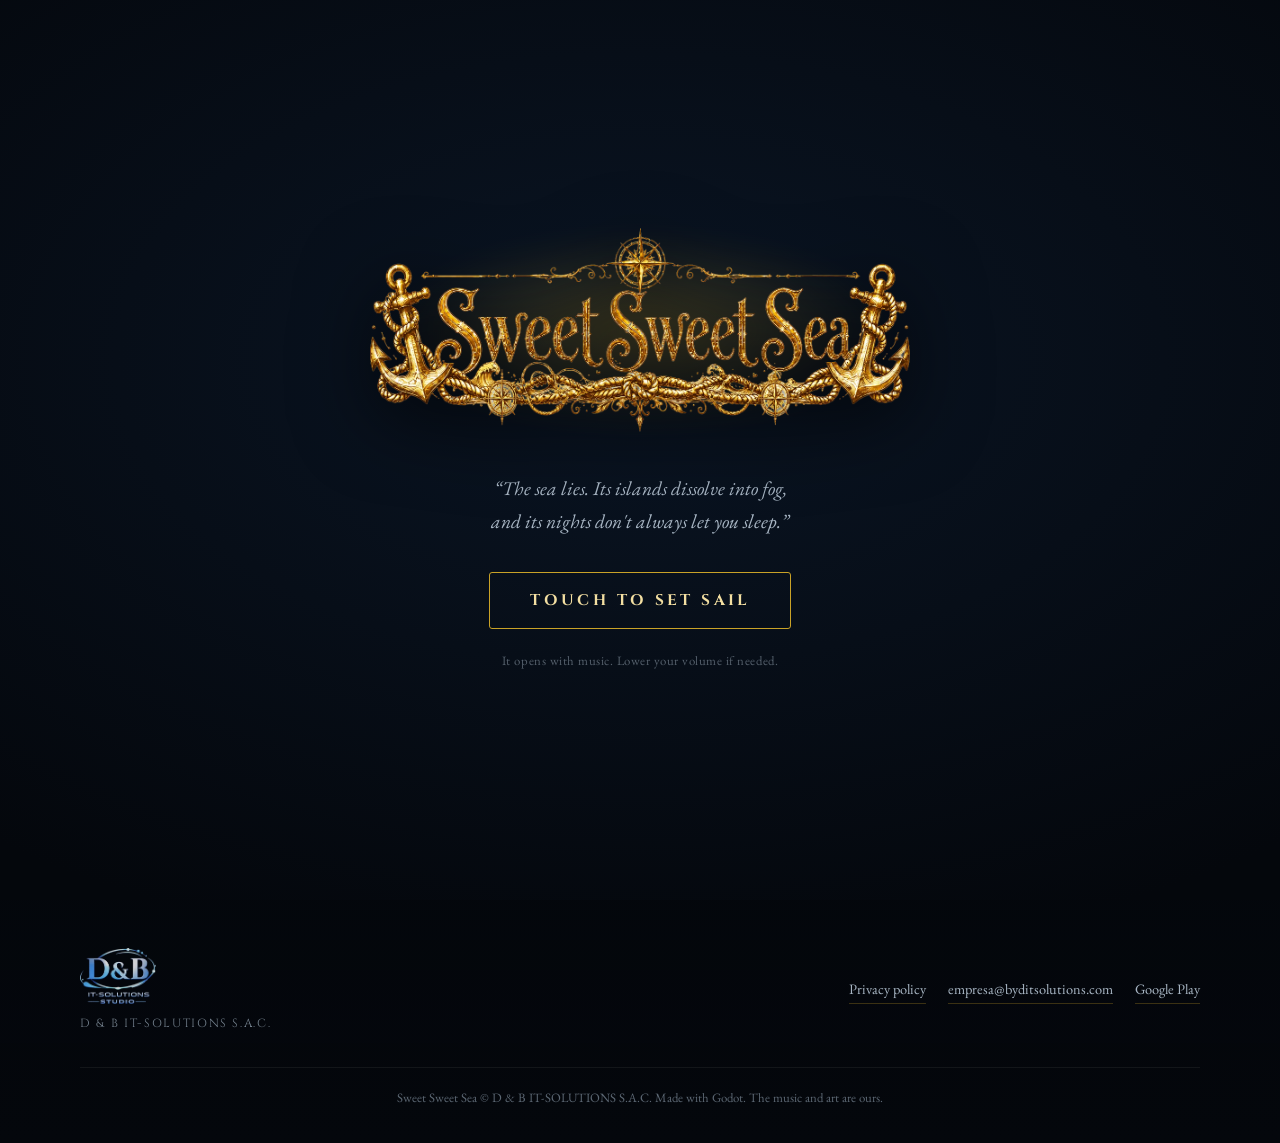
<file: index.html>
<!DOCTYPE html>
<html lang="es">
<head>
<meta charset="utf-8">
<meta name="viewport" content="width=device-width, initial-scale=1">
<title>Sweet Sweet Sea — Un pirata pobre. Un mar que miente.</title>
<meta name="description" content="Pesca de día, defiende el muelle de noche, doma a las bestias del abismo y junta las tres llaves de la Puerta Hundida. Supervivencia náutica melancólica para PC y Android.">
<meta name="theme-color" content="#05080d">

<!-- Tarjeta social -->
<meta property="og:type" content="website">
<meta property="og:title" content="Sweet Sweet Sea">
<meta property="og:description" content="Un pirata pobre. Un mar que miente. Supervivencia náutica melancólica.">
<meta property="og:image" content="https://dybitsolutions.github.io/SSS/assets/og.webp">
<meta property="og:url" content="https://dybitsolutions.github.io/SSS/">
<meta name="twitter:card" content="summary_large_image">

<link rel="canonical" href="https://dybitsolutions.github.io/SSS/">
<link rel="icon" href="assets/favicon.png">
<link rel="apple-touch-icon" href="assets/favicon.png">
<link rel="manifest" href="site.webmanifest">
<link rel="preconnect" href="https://fonts.googleapis.com">
<link rel="preconnect" href="https://fonts.gstatic.com" crossorigin>
<link href="https://fonts.googleapis.com/css2?family=Cinzel:wght@500;700;900&family=EB+Garamond:ital,wght@0,400;0,500;0,600;1,400&display=swap" rel="stylesheet">
<link rel="stylesheet" href="css/estilo.css">

<!-- La ficha del juego para los buscadores (schema.org). Es lo que convierte un
     enlace suelto en una tarjeta con plataformas y capturas — y esta página es la
     que apuntará desde la ficha de Steam, así que conviene que se presente bien. -->
<script type="application/ld+json">
{
  "@context": "https://schema.org",
  "@type": "VideoGame",
  "name": "Sweet Sweet Sea",
  "alternateName": "Dulce Dulce Mar",
  "url": "https://dybitsolutions.github.io/SSS/",
  "image": "https://dybitsolutions.github.io/SSS/assets/og.webp",
  "description": "Pesca de día, defiende el muelle de noche, doma a las bestias del abismo y junta las tres llaves de la Puerta Hundida. Supervivencia náutica melancólica para PC y Android.",
  "inLanguage": ["es", "en"],
  "genre": ["Survival", "Adventure", "Horror"],
  "gamePlatform": ["PC", "Android"],
  "operatingSystem": ["Windows", "Android"],
  "applicationCategory": "Game",
  "author": {
    "@type": "Organization",
    "name": "D & B IT-SOLUTIONS S.A.C.",
    "email": "empresa@byditsolutions.com"
  },
  "publisher": {
    "@type": "Organization",
    "name": "D & B IT-SOLUTIONS S.A.C."
  },
  "offers": [
    {
      "@type": "Offer",
      "name": "Versión completa (Google Play)",
      "url": "https://play.google.com/store/apps/details?id=com.dybitsolutions.dulcedulcemar",
      "category": "paid"
    },
    {
      "@type": "Offer",
      "name": "Versión gratuita (Google Play)",
      "url": "https://play.google.com/store/apps/details?id=com.dybitsolutions.dulcedulcemar.free",
      "price": "0",
      "priceCurrency": "USD",
      "category": "free"
    }
  ],
  "screenshot": [
    "https://dybitsolutions.github.io/SSS/assets/capturas/muelle.webp",
    "https://dybitsolutions.github.io/SSS/assets/capturas/bestias.webp",
    "https://dybitsolutions.github.io/SSS/assets/capturas/pesca.webp"
  ]
}
</script>
</head>

<body class="lang-es velo-activo">

<!-- ══════════════════════════════════════════════════════════════
     EL TELÓN — la cinemática de entrada (primera visita)
     ══════════════════════════════════════════════════════════════ -->
<div id="telon" class="telon" hidden>
  <div class="telon__contenido">
    <span class="telon__marco">
      <img class="telon__logo" src="assets/titulo.webp" alt="Sweet Sweet Sea" width="1200" height="453">
    </span>
    <p class="telon__verso">
      <span class="es">«El mar miente. Sus islas se deshacen en niebla,<br>y sus noches no siempre te dejan dormir.»</span>
      <span class="en">“The sea lies. Its islands dissolve into fog,<br>and its nights don't always let you sleep.”</span>
    </p>
    <button id="zarpar" class="telon__boton" type="button">
      <span class="es">TOCA PARA ZARPAR</span>
      <span class="en">TOUCH TO SET SAIL</span>
    </button>
    <p class="telon__nota">
      <span class="es">Se abrirá con música. Baja el volumen si hace falta.</span>
      <span class="en">It opens with music. Lower your volume if needed.</span>
    </p>
  </div>
  <div class="telon__niebla telon__niebla--izq"></div>
  <div class="telon__niebla telon__niebla--der"></div>
</div>

<!-- ══════════════════════════════════════════════════════════════
     EL MAR — lienzo de fondo, siempre vivo
     ══════════════════════════════════════════════════════════════ -->
<canvas id="mar" class="mar" aria-hidden="true"></canvas>
<div class="mar__velo" aria-hidden="true"></div>

<!-- Barra superior -->
<header class="barra">
  <a class="barra__marca" href="#portada">
    <span class="barra__sss">SSS</span>
    <span class="barra__nombre">Sweet Sweet Sea</span>
  </a>
  <nav class="barra__nav" id="barra-nav">
    <a href="#juego"><span class="es">El juego</span><span class="en">The game</span></a>
    <a href="#juegas"><span class="es">Cómo se juega</span><span class="en">How it plays</span></a>
    <a href="#muelle"><span class="es">El muelle</span><span class="en">The pier</span></a>
    <a href="#marineros"><span class="es">Marineros</span><span class="en">Sailors</span></a>
    <a href="#bestiario"><span class="es">Bestiario</span><span class="en">Bestiary</span></a>
    <a href="#noche"><span class="es">La noche</span><span class="en">Night</span></a>
    <a href="#mareas"><span class="es">El mar</span><span class="en">The sea</span></a>
    <a href="#jugar"><span class="es">Jugar</span><span class="en">Play</span></a>
  </nav>
  <div class="barra__controles">
    <!-- El menú de la barra angosta. Con ocho pantallas y sin barra de
         navegación en el móvil, quien entraba en una sección solo podía volver
         a la portada: aquí están las ocho, siempre. -->
    <button id="btn-menu" class="chip chip--menu" type="button" aria-expanded="false" aria-controls="barra-nav">
      <span class="icono-menu" aria-hidden="true"></span>
      <span class="sr">Menú</span>
    </button>
    <button id="btn-audio" class="chip chip--icono" type="button" aria-pressed="false" title="Música">
      <span class="icono-audio" aria-hidden="true"></span>
      <span class="sr">Música</span>
    </button>
    <button id="btn-idioma" class="chip" type="button" aria-label="Cambiar idioma / Switch language">
      <span class="es">EN</span><span class="en">ES</span>
    </button>
  </div>
</header>

<main id="top">

  <!-- ═══════════ PORTADA — la pantalla de cubierta ═══════════ -->
  <section id="portada" class="heroe pantalla activa">
    <div class="heroe__centro">
      <img class="heroe__logo" src="assets/titulo.webp" alt="Sweet Sweet Sea" width="1200" height="453" fetchpriority="high">
      <!-- El único H1 del sitio: hasta ahora el título era una IMAGEN y la
           página no tenía encabezado de nivel 1 para nadie que no la viera. -->
      <h1 class="heroe__lema">
        <span class="es">Un pirata pobre. Un mar que miente.</span>
        <span class="en">A poor pirate. A sea that lies.</span>
      </h1>
      <div class="heroe__botones">
        <a class="boton boton--oro" href="#jugar">
          <span class="es">Conseguir el juego</span><span class="en">Get the game</span>
        </a>
        <a class="boton boton--fantasma" href="#juego">
          <span class="es">Qué es esto</span><span class="en">What is this</span>
        </a>
      </div>
      <p class="heroe__plataformas">
        <span class="es"><b>Ya en Android</b> · iOS, Roblox y Steam próximamente</span>
        <span class="en"><b>Out now on Android</b> · iOS, Roblox and Steam coming soon</span>
      </p>
    </div>

    <!-- LOS RUMBOS — el índice del sitio. Cada uno abre SU pantalla: la
         portada no lleva texto largo a propósito (el mar y sus bestias son
         el contenido de aquí; lo que hay que leer vive una pantalla dentro). -->
    <nav class="rumbos" aria-label="Secciones">
      <a class="rumbo" href="#juego">
        <span class="rumbo__nombre"><span class="es">El juego</span><span class="en">The game</span></span>
        <span class="rumbo__pie"><span class="es">pescar, domar, aguantar</span><span class="en">fish, tame, endure</span></span>
      </a>
      <a class="rumbo" href="#juegas">
        <span class="rumbo__nombre"><span class="es">Cómo se juega</span><span class="en">How it plays</span></span>
        <span class="rumbo__pie"><span class="es">la caña, el arpón, el lazo</span><span class="en">rod, harpoon, lasso</span></span>
      </a>
      <a class="rumbo" href="#muelle">
        <span class="rumbo__nombre"><span class="es">El muelle</span><span class="en">The pier</span></span>
        <span class="rumbo__pie"><span class="es">vecinos, oro y fogón</span><span class="en">neighbours, gold, stove</span></span>
      </a>
      <a class="rumbo" href="#marineros">
        <span class="rumbo__nombre"><span class="es">Marineros</span><span class="en">Sailors</span></span>
        <span class="rumbo__pie"><span class="es">a quién juegas</span><span class="en">who you play</span></span>
      </a>
      <a class="rumbo" href="#bestiario">
        <span class="rumbo__nombre"><span class="es">Bestiario</span><span class="en">Bestiary</span></span>
        <span class="rumbo__pie"><span class="es">lo que sube del fondo</span><span class="en">what rises from below</span></span>
      </a>
      <a class="rumbo" href="#noche">
        <span class="rumbo__nombre"><span class="es">La noche</span><span class="en">The night</span></span>
        <span class="rumbo__pie"><span class="es">insomnio, asedio, tinta</span><span class="en">insomnia, siege, ink</span></span>
      </a>
      <a class="rumbo" href="#mareas">
        <span class="rumbo__nombre"><span class="es">El mar</span><span class="en">The sea</span></span>
        <span class="rumbo__pie"><span class="es">seis aguas y lo que esconden</span><span class="en">six waters and their secrets</span></span>
      </a>
      <a class="rumbo rumbo--oro" href="#jugar">
        <span class="rumbo__nombre"><span class="es">Jugar</span><span class="en">Play</span></span>
        <span class="rumbo__pie"><span class="es">Android · iOS · Roblox · Steam</span><span class="en">Android · iOS · Roblox · Steam</span></span>
      </a>
    </nav>

    <!-- Rótulo de la marea viva -->
    <a id="rotulo-marea" class="marea-rotulo" href="#mareas" aria-live="polite">
      <span class="marea-rotulo__ojo"><span class="es">El mar hoy</span><span class="en">The sea today</span></span>
      <strong id="marea-nombre" class="marea-rotulo__nombre">Mar en calma</strong>
      <span id="marea-nota" class="marea-rotulo__nota"></span>
      <!-- Qué hay esta noche ahí arriba: la fase de la luna o la noche rara.
           (En el juego, la noche SIEMPRE nombra su causa; aquí igual.) -->
      <span id="marea-cielo" class="marea-rotulo__cielo"></span>
    </a>
  </section>

  <!-- ═══════════ EL JUEGO ═══════════ -->
  <section id="juego" class="seccion pantalla">
    <div class="envoltura">
      <p class="pantalla__ruta">
        <a class="pantalla__volver" href="#portada">
          <span class="es">Volver al mar</span><span class="en">Back to the sea</span>
        </a>
      </p>
      <h2 class="titulo">
        <span class="es">El mar miente</span>
        <span class="en">The sea lies</span>
      </h2>
      <p class="parrafo parrafo--grande">
        <span class="es">Sus islas se deshacen en niebla, la fortuna de la adivina sentencia el clima
          y sus noches no siempre te dejan dormir.</span>
        <span class="en">Its islands dissolve into fog, the fortune-teller's verdicts come true,
          and its nights don't always let you sleep.</span>
      </p>
      <p class="parrafo">
        <span class="es">Eres un marinero pobre en un muelle al fin del mundo. De día pescas, rebuscas la deriva,
          comercias con los vecinos y mejoras tu bote. De noche, el mar cobra: insomnios que se ganan a golpes,
          asedios de colosos de ojos violeta, y una travesía de tinta negra hacia una ciudad que no debería tener torres.</span>
        <span class="en">You are a poor sailor on a pier at the end of the world. By day you fish, scavenge the drift,
          trade with the neighbors and upgrade your boat. By night the sea collects: sleepless sieges, violet-eyed
          colossi on the planks, and an ink-black crossing toward a city that shouldn't have towers.</span>
      </p>

      <div class="rejilla-sistemas">
        <article class="carta">
          <h3><span class="es">Pesca con forcejeo</span><span class="en">Tug-of-war fishing</span></h3>
          <p><span class="es">El carrete y la caña son tus gestos. <b>RECOGE</b>, <b>SUELTA</b>, <b>JALA</b> —
            el pez dicta y tú respondes.</span>
            <span class="en">The reel and the rod are your gestures. <b>REEL</b>, <b>GIVE LINE</b>, <b>PULL</b> —
            the fish commands, you answer.</span></p>
        </article>
        <article class="carta">
          <h3><span class="es">Doma bestias</span><span class="en">Tame beasts</span></h3>
          <p><span class="es">La ballena, el calamar, la serpiente… cada una con su carácter. Aliméntalas,
            témplalas con tesoros y te escoltarán mar adentro.</span>
            <span class="en">The whale, the squid, the serpent… each with its own character. Feed them,
            temper them with treasures, and they'll escort you.</span></p>
        </article>
        <article class="carta">
          <h3><span class="es">Un muelle vivo</span><span class="en">A living pier</span></h3>
          <p><span class="es">Banco, astillero, cambista, la draga del Viejo, la adivina cuya fortuna
            <b>se cumple</b>, y vecinos con encargos.</span>
            <span class="en">Bank, shipyard, trader, the Old Man's dredge, a fortune-teller whose verdicts
            <b>come true</b>, and neighbors with errands.</span></p>
        </article>
        <article class="carta">
          <h3><span class="es">Siete climas y un cielo real</span><span class="en">Seven weathers, a real sky</span></h3>
          <p><span class="es">Calma chicha, niebla, tempestad. Fases de luna que siguen a la luna de verdad,
            estrellas fugaces y un faro que barre el agua.</span>
            <span class="en">Dead calm, fog, tempest. Moon phases that follow the real moon, shooting stars
            and a lighthouse sweeping the water.</span></p>
        </article>
        <article class="carta">
          <h3><span class="es">La cordura</span><span class="en">Sanity</span></h3>
          <p><span class="es">La noche, la niebla y lo que canta desde el agua te gastan la mente.
            Si se rompe, el mar se vuelve negro donde estés.</span>
            <span class="en">Night, fog and what sings from the water wear your mind down.
            Break it, and the sea turns black wherever you are.</span></p>
        </article>
        <article class="carta carta--oro">
          <h3><span class="es">El final es una vuelta</span><span class="en">The ending is a loop</span></h3>
          <p><span class="es">Tres llaves abren la Puerta Hundida. Cruzarla no termina el juego:
            lo vuelve más hondo. Bestias más bravas, marineros nuevos jugables.</span>
            <span class="en">Three keys open the Sunken Gate. Crossing it doesn't end the game —
            it deepens it. Fiercer beasts, new playable sailors.</span></p>
        </article>
      </div>

      <!-- (venía de su propia sección: una pantalla de tres fotos sueltas
           era la más flaca del sitio, y aquí ilustra lo que acaba de contar) -->
      <h3 class="subtitulo"><span class="es">El puerto, la caja y la caña</span><span class="en">The port, the crate and the rod</span></h3>
      <div class="capturas">
        <figure>
          <span class="panel"><img src="assets/capturas/muelle.webp" alt="" loading="lazy" width="1351" height="760"></span>
          <figcaption><span class="es">El muelle de noche: banco, astillero, la draga y la adivina.</span>
            <span class="en">The pier at night: bank, shipyard, the dredge and the fortune-teller.</span></figcaption>
        </figure>
        <figure>
          <span class="panel"><img src="assets/capturas/bestias.webp" alt="" loading="lazy" width="1351" height="760"></span>
          <figcaption><span class="es">La caja de peces: tus bestias crecen, comen y con la edad piden mejor pesca.</span>
            <span class="en">The fish crate: your beasts grow, eat, and with age demand better catches.</span></figcaption>
        </figure>
        <figure>
          <span class="panel"><img src="assets/capturas/pesca.webp" alt="" loading="lazy" width="1351" height="760"></span>
          <figcaption><span class="es">El forcejeo: la barra manda, y el pez no afloja.</span>
            <span class="en">The tug-of-war: the bar commands, and the fish won't give.</span></figcaption>
        </figure>
      </div>

      <nav class="pantalla__sigue">
        <a href="#juegas">
          <span class="es">Siguiente: Cómo se juega</span><span class="en">Next: How it plays</span>
        </a>
      </nav>
    </div>
  </section>

  <!-- ═══════════ CÓMO SE JUEGA ═══════════ -->
  <section id="juegas" class="seccion pantalla seccion--honda">
    <div class="envoltura">
      <p class="pantalla__ruta">
        <a class="pantalla__volver" href="#portada">
          <span class="es">Volver al mar</span><span class="en">Back to the sea</span>
        </a>
      </p>
      <h2 class="titulo">
        <span class="es">Un día de trabajo</span>
        <span class="en">A day's work</span>
      </h2>
      <p class="parrafo parrafo--grande">
        <span class="es">De día pescas, rebuscas y vendes. De noche decides si duermes o zarpas.</span>
        <span class="en">By day you fish, scavenge and sell. By night you decide whether to sleep or sail.</span>
      </p>

      <!-- LA PESCA -->
      <h3 class="subtitulo"><span class="es">La pesca</span><span class="en">Fishing</span></h3>
      <ol class="pasos">
        <li>
          <b><span class="es">Saca la caña</span><span class="en">Take out the rod</span></b>
          <span class="es">Con la rueda de la mano. Sin caña en la mano, ni la silla del muelle ni las boyas del mar te responden.</span>
          <span class="en">From the hand wheel. With no rod in hand, neither the pier's chair nor the sea's buoys will answer you.</span>
        </li>
        <li>
          <b><span class="es">Espera la mordida</span><span class="en">Wait for the bite</span></b>
          <span class="es">Echas el sedal y el mar tarda lo que quiere. Cuando algo pica, lo sabes.</span>
          <span class="en">You cast, and the sea takes as long as it likes. When something bites, you know.</span>
        </li>
        <li>
          <b><span class="es">El forcejeo</span><span class="en">The tug-of-war</span></b>
          <span class="es">Ahora manda el pez: <b>RECOGE</b>, <b>SUELTA HILO</b>, <b>JALA</b>. Él tira, tú respondes,
            y la barra de tensión dice quién está ganando. Tirar cuando toca soltar rompe el sedal.</span>
          <span class="en">Now the fish leads: <b>REEL</b>, <b>GIVE LINE</b>, <b>PULL</b>. It pulls, you answer,
            and the tension bar says who's winning. Pulling when you should give line snaps the line.</span>
        </li>
      </ol>
      <p class="parrafo parrafo--centro parrafo--corto">
        <span class="es">Con la mente entera la zona buena es casi el doble de ancha. Con la mente rota, el mar
          te entrega cosas <b>más raras</b>. Pescar de noche paga mejor… y cobra en cordura.</span>
        <span class="en">With a whole mind the good zone is nearly twice as wide. With a broken one, the sea hands you
          <b>stranger things</b>. Fishing at night pays better… and charges you in sanity.</span>
      </p>

      <!-- LO QUE MUERDE -->
      <h3 class="subtitulo"><span class="es">Lo que puede morder</span><span class="en">What may bite</span></h3>
      <ul class="captura">
        <li>
          <img src="assets/peces/sardina.webp" alt="" loading="lazy" width="340" height="121">
          <b><span class="es">Sardina gris</span><span class="en">Grey sardine</span></b>
          <span class="es">5 oro · el pan de cada día</span><span class="en">5 gold · your daily bread</span>
        </li>
        <li>
          <img src="assets/peces/bacalao.webp" alt="" loading="lazy" width="340" height="163">
          <b><span class="es">Bacalao pálido</span><span class="en">Pale cod</span></b>
          <span class="es">9 oro · llena el estómago</span><span class="en">9 gold · fills the belly</span>
        </li>
        <li>
          <img src="assets/peces/anguila.webp" alt="" loading="lazy" width="340" height="192">
          <b><span class="es">Anguila de niebla</span><span class="en">Fog eel</span></b>
          <span class="es">14 oro</span><span class="en">14 gold</span>
        </li>
        <li class="es-raro">
          <img src="assets/peces/luminoso.webp" alt="" loading="lazy" width="340" height="191">
          <b><span class="es">Pez luminoso ★</span><span class="en">Glowfish ★</span></b>
          <span class="es">28 oro · comerlo <b>reconforta</b></span><span class="en">28 gold · eating it <b>comforts</b></span>
        </li>
        <li class="es-raro">
          <img src="assets/peces/esqueleto.webp" alt="" loading="lazy" width="340" height="221">
          <b><span class="es">Pez esqueleto ★</span><span class="en">Skeleton fish ★</span></b>
          <span class="es">35 oro · solo de noche · perturbador</span><span class="en">35 gold · night only · unsettling</span>
        </li>
        <li class="es-raro">
          <img src="assets/peces/campana.webp" alt="" loading="lazy" width="340" height="328">
          <b><span class="es">Pez Campana ★</span><span class="en">Bell fish ★</span></b>
          <span class="es">60 oro · tañe… y <b>desata una tormenta</b></span><span class="en">60 gold · it tolls… and <b>unleashes a storm</b></span>
        </li>
        <li class="es-raro">
          <img src="assets/items/botella.webp" alt="" loading="lazy" width="238" height="300">
          <b><span class="es">Botella con mapa ★</span><span class="en">Bottled map ★</span></b>
          <span class="es">revela un <b>tesoro</b> ahí fuera</span><span class="en">reveals a <b>treasure</b> out there</span>
        </li>
        <li class="es-raro">
          <img src="assets/items/llave.webp" alt="" loading="lazy" width="127" height="300">
          <b><span class="es">Llave oxidada ★</span><span class="en">Rusted key ★</span></b>
          <span class="es">tres abren la <b>Puerta Hundida</b></span><span class="en">three open the <b>Sunken Gate</b></span>
        </li>
        <li>
          <img src="assets/peces/atun.webp" alt="" loading="lazy" width="340" height="153">
          <b><span class="es">Atún real</span><span class="en">Royal tuna</span></b>
          <span class="es">22 oro · la comida grande del profundo</span><span class="en">22 gold · the deep's big meal</span>
        </li>
        <li class="es-raro">
          <img src="assets/peces/tiburon.webp" alt="" loading="lazy" width="340" height="138">
          <b><span class="es">Tiburón sombrío ★</span><span class="en">Gloom shark ★</span></b>
          <span class="es">46 oro · pide caña de maestro</span><span class="en">46 gold · needs a master's rod</span>
        </li>
        <li class="es-raro">
          <img src="assets/peces/medusa.webp" alt="" loading="lazy" width="340" height="288">
          <b><span class="es">Medusa farol ★</span><span class="en">Lantern jelly ★</span></b>
          <span class="es">30 oro · la luz <b>buena</b> de la tinta nocturna</span><span class="en">30 gold · the <b>kind</b> light of the night ink</span>
        </li>
        <li class="es-raro">
          <img src="assets/peces/caballito.webp" alt="" loading="lazy" width="340" height="318">
          <b><span class="es">Caballito de la tinta ★</span><span class="en">Ink seahorse ★</span></b>
          <span class="es">55 oro · no se come: es joya de colección</span><span class="en">55 gold · not food: a collector's jewel</span>
        </li>
        <li>
          <img src="assets/peces/globo.webp" alt="" loading="lazy" width="340" height="340">
          <b><span class="es">Pez globo</span><span class="en">Pufferfish</span></b>
          <span class="es">no pica: <b>huye de ti</b> en el mar. Su carne alimenta… con un veneno suave</span>
          <span class="en">it doesn't bite: it <b>flees</b> at sea. Its meat feeds you… with a mild venom</span>
        </li>
      </ul>
      <p class="parrafo parrafo--centro parrafo--corto">
        <span class="es">Y una décimocuarta pieza que no lleva retrato porque no queremos dibujarla:
          de noche, a veces, el sedal sube <b>restos humanos</b>.</span>
        <span class="en">And a fourteenth catch with no portrait, because we'd rather not draw it:
          at night, sometimes, the line brings up <b>human remains</b>.</span>
      </p>

      <!-- EL COMBATE -->
      <h3 class="subtitulo"><span class="es">Y lo que no quiere que lo pesques</span><span class="en">And what doesn't want to be caught</span></h3>
      <div class="armas">
        <figure>
          <img src="assets/items/garfio.webp" alt="" loading="lazy" width="171" height="300">
          <figcaption><b><span class="es">Garfio</span><span class="en">Hook</span></b>
            <span class="es">corto y gratis: el arma del hambre</span><span class="en">short and free: the weapon of hunger</span></figcaption>
        </figure>
        <figure>
          <img src="assets/items/sable.webp" alt="" loading="lazy" width="299" height="300">
          <figcaption><b><span class="es">Sable</span><span class="en">Cutlass</span></b>
            <span class="es">rápido, a un brazo de distancia</span><span class="en">fast, an arm's length away</span></figcaption>
        </figure>
        <figure>
          <img src="assets/items/arpon.webp" alt="" loading="lazy" width="300" height="296">
          <figcaption><b><span class="es">Arpón</span><span class="en">Harpoon</span></b>
            <span class="es">vuela de verdad, y se carga despacio</span><span class="en">it really flies, and loads slowly</span></figcaption>
        </figure>
        <figure>
          <img src="assets/items/pistola.webp" alt="" loading="lazy" width="300" height="287">
          <figcaption><b><span class="es">Pistola</span><span class="en">Flintlock</span></b>
            <span class="es">seis balas y tres segundos de recarga</span><span class="en">six shots and three seconds to reload</span></figcaption>
        </figure>
      </div>
      <p class="parrafo parrafo--centro parrafo--corto">
        <span class="es">Cada golpe cuesta media ración de comida: aporrear el clic <b>vacía el estómago</b>, y en ayunas
          pegas más flojo. Cada bestia nace con sus <b>estrellas</b> y su talla, y las estrellas <b>se degradan</b>
          si te golpea o si el duelo se alarga: mata rápido y limpio, o cobra menos.</span>
        <span class="en">Every blow costs half a ration: mashing the button <b>empties your belly</b>, and on an empty
          stomach you hit softer. Each beast is born with its own <b>stars</b> and size, and the stars <b>degrade</b>
          if it hits you or the duel drags on: kill fast and clean, or get paid less.</span>
      </p>
      <p class="parrafo parrafo--centro parrafo--corto aviso">
        <span class="es">De noche y sin lámpara, lo que se acerca es una <b>silueta negra sin nombre</b> hasta que la
          tienes a once metros — y pega más fuerte y corre más. Solo la luz dice la verdad… y a veces
          ni la luz: hay siluetas que, al revelarse, <b>no son lo que parecían</b>.</span>
        <span class="en">At night without a lamp, what approaches is a <b>nameless black silhouette</b> until it's eleven
          metres away — and it hits harder and moves faster. Only light tells the truth… and sometimes not even
          light: some silhouettes, once revealed, <b>are not what they seemed</b>.</span>
      </p>

      <!-- LA DOMA -->
      <h3 class="subtitulo"><span class="es">Domar lo que casi te mata</span><span class="en">Taming what nearly killed you</span></h3>
      <p class="parrafo parrafo--centro">
        <span class="es">Fabrica una <b>caña de captura</b>, hiérela primero y lánzale el lazo. La caña siempre se rompe;
          si aguanta, la bestia se queda a vivir en el agua de tu muelle. Caben tres, o cinco si amplías el establo.
          <b>Todo lo que nada se puede domar</b>: cada especie pide su nivel de caña y su cebo favorito.</span>
        <span class="en">Craft a <b>catching rod</b>, wound it first and throw the lasso. The rod always breaks; if it holds,
          the beast stays in the water by your pier. Three fit, or five if you extend the pen.
          <b>Everything that swims can be tamed</b>: each species asks for its rod level and its favourite bait.</span>
      </p>
      <p class="parrafo parrafo--centro parrafo--corto">
        <span class="es">Lo que domas <b>defiende el muelle</b> de noche, te escolta mar adentro y te deja regalos al alba.
          Y lo que nace en el nido hereda estrellas, talla, temple y mutaciones — <a href="#bestiario">ahí empieza la
          crianza</a>.</span>
        <span class="en">What you tame <b>defends the pier</b> at night, escorts you out to sea and leaves you gifts at dawn.
          And what hatches in the nest inherits stars, size, temper and mutations — <a href="#bestiario">that's where
          breeding begins</a>.</span>
      </p>


      <!-- EL EQUIPO -->
      <h3 class="subtitulo"><span class="es">Lo que te llevas</span><span class="en">What you carry</span></h3>
      <p class="parrafo parrafo--centro parrafo--corto">
        <span class="es">La caña sube <b>seis niveles</b> en el banco de trabajo: cada uno ensancha la zona
          buena del forcejeo y trae rarezas más hondas. Los últimos no se compran con oro —son secretos del
          viejo pescador, y no los suelta hasta que le hayas hecho compañía.</span>
        <span class="en">The rod climbs <b>six levels</b> at the workbench: each one widens the good zone of the
          tug-of-war and brings deeper rarities. The last ones aren't bought with gold — they're the old
          fisherman's secrets, and he won't give them up until you've kept him company.</span>
      </p>
      <ul class="canas">
        <li>
          <span class="casilla"><img src="assets/items/cana_1.webp" alt="" loading="lazy" width="260" height="120"></span>
          <b>1</b>
        </li>
        <li>
          <span class="casilla"><img src="assets/items/cana_2.webp" alt="" loading="lazy" width="260" height="120"></span>
          <b>2</b>
        </li>
        <li>
          <span class="casilla"><img src="assets/items/cana_3.webp" alt="" loading="lazy" width="260" height="120"></span>
          <b>3</b>
        </li>
        <li>
          <span class="casilla"><img src="assets/items/cana_4.webp" alt="" loading="lazy" width="260" height="120"></span>
          <b>4</b>
        </li>
        <li>
          <span class="casilla"><img src="assets/items/cana_5.webp" alt="" loading="lazy" width="260" height="120"></span>
          <b>5</b>
        </li>
        <li>
          <span class="casilla"><img src="assets/items/cana_6.webp" alt="" loading="lazy" width="260" height="120"></span>
          <b>6</b>
        </li>
      </ul>

      <h4 class="equipo__titulo"><span class="es">Y dieciséis sombreros, que se GANAN</span><span class="en">And sixteen hats, which are EARNED</span></h4>
      <p class="parrafo parrafo--centro parrafo--corto">
        <span class="es">Ninguno es un adorno: cada uno cambia una regla del mar, y casi ninguno se compra.
          Se ganan haciendo cosas — y el último ni siquiera se nombra.</span>
        <span class="en">None of them is an ornament: each changes a rule of the sea, and almost none is for
          sale. They're earned by doing things — and the last one isn't even named.</span>
      </p>
      <ul class="equipo">
        <li>
          <span class="casilla"><img src="assets/sombreros/pescador_viejo.webp" alt="" loading="lazy" width="230" height="230"></span>
          <b><span class="es">Pescador Viejo</span><span class="en">Old Fisherman</span></b>
          <span class="equipo__que"><span class="es">Pican muchas más rarezas.</span><span class="en">Far more rare things bite.</span></span>
          <span class="equipo__como"><span class="es">Tres favores del viejo</span><span class="en">Three favours from the old man</span></span>
        </li>
        <li>
          <span class="casilla"><img src="assets/sombreros/capitan.webp" alt="" loading="lazy" width="230" height="230"></span>
          <b><span class="es">Tricornio de Capitán</span><span class="en">Captain's Tricorn</span></b>
          <span class="equipo__que"><span class="es">Todo se vende un tercio más caro.</span><span class="en">Everything sells a third higher.</span></span>
          <span class="equipo__como"><span class="es">Tres favores del capitán</span><span class="en">Three favours from the captain</span></span>
        </li>
        <li>
          <span class="casilla"><img src="assets/sombreros/cartografo.webp" alt="" loading="lazy" width="230" height="230"></span>
          <b><span class="es">Sombrero de Cartógrafo</span><span class="en">Cartographer's Hat</span></b>
          <span class="equipo__que"><span class="es">La brújula ve el doble y marca cofres.</span><span class="en">The compass sees twice as far and marks chests.</span></span>
          <span class="equipo__como"><span class="es">Se compra en el mercado</span><span class="en">Bought at the market</span></span>
        </li>
        <li>
          <span class="casilla"><img src="assets/sombreros/lana.webp" alt="" loading="lazy" width="230" height="230"></span>
          <b><span class="es">Gorro de Lana</span><span class="en">Wool Cap</span></b>
          <span class="equipo__que"><span class="es">Abriga: el mal clima ya no te roe la mente.</span><span class="en">It keeps you warm: foul weather stops gnawing your mind.</span></span>
          <span class="equipo__como"><span class="es">Se compra en el mercado</span><span class="en">Bought at the market</span></span>
        </li>
        <li>
          <span class="casilla"><img src="assets/sombreros/arponero.webp" alt="" loading="lazy" width="230" height="230"></span>
          <b><span class="es">Capucha del Arponero</span><span class="en">Harpooner's Hood</span></b>
          <span class="equipo__que"><span class="es">Pegas más fuerte a las bestias.</span><span class="en">You hit beasts harder.</span></span>
          <span class="equipo__como"><span class="es">Se compra en el mercado</span><span class="en">Bought at the market</span></span>
        </li>
        <li>
          <span class="casilla"><img src="assets/sombreros/mala_suerte.webp" alt="" loading="lazy" width="230" height="230"></span>
          <b><span class="es">Sombrero de Mala Suerte</span><span class="en">Ill-Luck Hat</span></b>
          <span class="equipo__que"><span class="es">El cazador nocturno: más bestias de noche, y ves sus estrellas.</span><span class="en">The night hunter: more beasts after dark, and you see their stars.</span></span>
          <span class="equipo__como"><span class="es">Pesca unos restos humanos…</span><span class="en">Fish up human remains…</span></span>
        </li>
        <li>
          <span class="casilla"><img src="assets/sombreros/sirena.webp" alt="" loading="lazy" width="230" height="230"></span>
          <b><span class="es">Sombrero de Sirena</span><span class="en">Mermaid Hat</span></b>
          <span class="equipo__que"><span class="es">Las Cantoras cantan más y encandilan peces… y tú hueles a presa.</span><span class="en">The Singers sing more and dazzle fish… and you smell like prey.</span></span>
          <span class="equipo__como"><span class="es">Tres favores de la sirena</span><span class="en">Three favours from the mermaid</span></span>
        </li>
        <li>
          <span class="casilla"><img src="assets/sombreros/nacar.webp" alt="" loading="lazy" width="230" height="230"></span>
          <b><span class="es">Concha de Nácar</span><span class="en">Nacre Shell</span></b>
          <span class="equipo__que"><span class="es">El canto ya no rasga la mente: a veces la ordena.</span><span class="en">The song no longer tears the mind: sometimes it settles it.</span></span>
          <span class="equipo__como"><span class="es">Sobrevive a doce cantos</span><span class="en">Survive twelve songs</span></span>
        </li>
        <li>
          <span class="casilla"><img src="assets/sombreros/chistera.webp" alt="" loading="lazy" width="230" height="230"></span>
          <b><span class="es">Chistera del Ahogado</span><span class="en">Drowned Man's Top Hat</span></b>
          <span class="equipo__que"><span class="es">Las tumbas del mar pagan más y no cuestan cordura.</span><span class="en">The sea graves pay more and cost no sanity.</span></span>
          <span class="equipo__como"><span class="es">Registra cinco náufragos</span><span class="en">Search five castaways</span></span>
        </li>
        <li>
          <span class="casilla"><img src="assets/sombreros/sueste.webp" alt="" loading="lazy" width="230" height="230"></span>
          <b><span class="es">Sueste del Temporal</span><span class="en">Storm Sou’wester</span></b>
          <span class="equipo__que"><span class="es">En el temporal el timón no se descontrola.</span><span class="en">In a tempest the helm keeps its head.</span></span>
          <span class="equipo__como"><span class="es">Cruza una tempestad y vuelve entero</span><span class="en">Cross a tempest and come back whole</span></span>
        </li>
        <li>
          <span class="casilla"><img src="assets/sombreros/caracolas.webp" alt="" loading="lazy" width="230" height="230"></span>
          <b><span class="es">Diadema de Caracolas</span><span class="en">Conch Diadem</span></b>
          <span class="equipo__que"><span class="es">Oyes el mar: te anuncia la marea del día.</span><span class="en">You hear the sea: it tells you the day’s tide.</span></span>
          <span class="equipo__como"><span class="es">Vive tres mareas distintas</span><span class="en">Live three different tides</span></span>
        </li>
        <li>
          <span class="casilla"><img src="assets/sombreros/perlero.webp" alt="" loading="lazy" width="230" height="230"></span>
          <b><span class="es">Gorro del Perlero</span><span class="en">Pearler's Cap</span></b>
          <span class="equipo__que"><span class="es">El lazo agarra mejor y el huevo del nido incuba doble.</span><span class="en">The lasso grips better and the nest egg hatches twice as fast.</span></span>
          <span class="equipo__como"><span class="es">Doma tres especies</span><span class="en">Tame three species</span></span>
        </li>
        <li>
          <span class="casilla"><img src="assets/sombreros/corredor.webp" alt="" loading="lazy" width="230" height="230"></span>
          <b><span class="es">Sombrero del Corredor</span><span class="en">Runner's Hat</span></b>
          <span class="equipo__que"><span class="es">Los encargos de los vecinos pagan más.</span><span class="en">The neighbours’ errands pay more.</span></span>
          <span class="equipo__como"><span class="es">Cumple cinco encargos</span><span class="en">Complete five errands</span></span>
        </li>
        <li>
          <span class="casilla"><img src="assets/sombreros/tiara.webp" alt="" loading="lazy" width="230" height="230"></span>
          <b><span class="es">Tiara de la Ciudad Hundida</span><span class="en">Sunken City Tiara</span></b>
          <span class="equipo__que"><span class="es">La Ciudad te reconoce: la tinta del mar negro ya no pesa.</span><span class="en">The City knows you: the black sea’s ink stops weighing on you.</span></span>
          <span class="equipo__como"><span class="es">Toca la sombra de la Ciudad</span><span class="en">Touch the City’s shadow</span></span>
        </li>
        <li>
          <span class="casilla"><img src="assets/sombreros/corona.webp" alt="" loading="lazy" width="230" height="230"></span>
          <b><span class="es">Corona del Fin del Mar</span><span class="en">Crown of the World's End</span></b>
          <span class="equipo__que"><span class="es">El mar te respeta… y el respeto crece con cada vuelta.</span><span class="en">The sea respects you… and that respect grows each loop.</span></span>
          <span class="equipo__como"><span class="es">Abre la Puerta Hundida</span><span class="en">Open the Sunken Gate</span></span>
        </li>
        <li class="es-secreto">
          <span class="casilla"><img src="assets/sombreros/abisal.webp" alt="" loading="lazy" width="230" height="230"></span>
          <b><span class="es">¿ ? ? ?</span><span class="en">¿ ? ? ?</span></b>
          <span class="equipo__que"><span class="es">Quien lo lleva ya no ve siluetas: ve lo que ES.</span><span class="en">Whoever wears it no longer sees silhouettes: they see what IS.</span></span>
          <span class="equipo__como"><span class="es">Deja que el mar te muerda tres veces…</span><span class="en">Let the sea bite you three times…</span></span>
        </li>
      </ul>

      <nav class="pantalla__sigue">
        <a href="#muelle">
          <span class="es">Siguiente: El muelle</span><span class="en">Next: The pier</span>
        </a>
      </nav>
    </div>
  </section>

  <!-- ═══════════ EL MUELLE ═══════════ -->
  <section id="muelle" class="seccion pantalla">
    <div class="envoltura">
      <p class="pantalla__ruta">
        <a class="pantalla__volver" href="#portada">
          <span class="es">Volver al mar</span><span class="en">Back to the sea</span>
        </a>
      </p>
      <h2 class="titulo">
        <span class="es">El muelle</span>
        <span class="en">The pier</span>
      </h2>
      <p class="parrafo parrafo--grande">
        <span class="es">Tu refugio: aquí la niebla es ancha y quieta, la mente se recompone
          y las tormentas no entran.</span>
        <span class="en">Your refuge: here the fog is wide and still, the mind knits itself back
          together and storms don't come in.</span>
      </p>

      <h3 class="subtitulo"><span class="es">Los vecinos</span><span class="en">The neighbours</span></h3>
      <p class="parrafo parrafo--centro parrafo--corto">
        <span class="es">Pasean por su zona y cada uno te hace <b>un favor al día</b> si le hablas.
          Al tercero, te regalan lo suyo. Saludar a todos antes de zarpar es la mejor rutina del juego.</span>
        <span class="en">They walk their patch, and each does you <b>one favour a day</b> if you talk to them.
          At the third, they give you what's theirs. Greeting them all before sailing is the game's best habit.</span>
      </p>
      <div class="vecinos">
        <figure>
          <span class="ojo"><img src="assets/gente/viejo.webp" alt="" loading="lazy" width="376" height="440"></span>
          <figcaption><b><span class="es">El viejo pescador</span><span class="en">The old fisherman</span></b>
            <span class="es">Te señala el cardumen: ese día pican muchas más rarezas. Regala su sombrero.</span>
            <span class="en">He points at the shoal: far more rare things bite that day. He gives you his hat.</span></figcaption>
        </figure>
        <figure>
          <span class="ojo"><img src="assets/gente/mercader.webp" alt="" loading="lazy" width="306" height="440"></span>
          <figcaption><b><span class="es">El mercader</span><span class="en">The merchant</span></b>
            <span class="es">Te vende barato el material que más te falta. Sabe lo que te falta.</span>
            <span class="en">He sells you cheap the material you lack most. He knows what you lack.</span></figcaption>
        </figure>
        <figure>
          <span class="ojo"><img src="assets/gente/capitan.webp" alt="" loading="lazy" width="212" height="269"></span>
          <figcaption><b><span class="es">El viejo capitán</span><span class="en">The old captain</span></b>
            <span class="es">Calafatea tu casco y te da su pronóstico. Regala su Tricornio.</span>
            <span class="en">He caulks your hull and gives you his forecast. He gives you his tricorn.</span></figcaption>
        </figure>
        <figure>
          <span class="ojo"><img src="assets/gente/remedios.webp" alt="" loading="lazy" width="339" height="440"></span>
          <figcaption><b><span class="es">Doña Remedios</span><span class="en">Doña Remedios</span></b>
            <span class="es">Compra peces extraños para sus remedios… y su esfera de cristal <b>se cumple</b>.</span>
            <span class="en">She buys strange fish for her remedies… and her crystal ball <b>comes true</b>.</span></figcaption>
        </figure>
        <figure>
          <span class="ojo"><img src="assets/gente/marta.webp" alt="" loading="lazy" width="349" height="440"></span>
          <figcaption><b><span class="es">Marta la Salada</span><span class="en">Salty Marta</span></b>
            <span class="es">Paga bien el pescado de diario y desconfía de las rarezas. Cede al regateo casi la mitad de las veces.</span>
            <span class="en">She pays well for everyday fish and distrusts oddities. She yields to haggling nearly half the time.</span></figcaption>
        </figure>
        <figure>
          <span class="ojo"><img src="assets/gente/cosme.webp" alt="" loading="lazy" width="360" height="440"></span>
          <figcaption><b><span class="es">El viejo Cosme</span><span class="en">Old Cosme</span></b>
            <span class="es">Paga la mitad de más por lo que el mar <b>no debería</b> haber soltado.</span>
            <span class="en">He pays half again for whatever the sea <b>shouldn't</b> have given up.</span></figcaption>
        </figure>
      </div>

      <h3 class="subtitulo"><span class="es">A dónde va el oro</span><span class="en">Where the gold goes</span></h3>
      <div class="rejilla-sistemas">
        <article class="carta">
          <h3><span class="es">La pescadería</span><span class="en">The fishmonger's</span></h3>
          <p><span class="es">Vender en persona. Te atiende uno de los tres compradores, cada uno con
            sus manías, y puedes <b>regatear una vez</b>: si acepta subes un veinte por ciento;
            si lo ofendes, te quita un siete.</span>
            <span class="en">Selling in person. One of the three buyers serves you, each with their own
            quirks, and you may <b>haggle once</b>: if they accept you gain a fifth; if you offend them,
            they take seven percent off.</span></p>
        </article>
        <article class="carta">
          <h3><span class="es">Tu escaparate</span><span class="en">Your stall</span></h3>
          <p><span class="es">El mostrador junto a tu casa: exhibe piezas y <b>los vecinos compran solos
            durante el día</b>, incluso mientras navegas. De noche no pasa nadie. Se amplía a diez huecos
            y mejor margen.</span>
            <span class="en">The counter by your house: display your pieces and <b>the neighbours buy on
            their own during the day</b>, even while you're at sea. At night nobody passes. It grows to ten
            slots and a better cut.</span></p>
        </article>
        <article class="carta">
          <h3><span class="es">La Cambista</span><span class="en">The Exchanger</span></h3>
          <p><span class="es">Cambia unos materiales por otros, y <b>cada día ofrece otros tratos</b>.
            Es el sitio para deshacerte de lo que te sobra… y para conseguir un colmillo abisal
            sin tener que cazar al que lo llevaba puesto.</span>
            <span class="en">She trades one material for another, and <b>every day the deals change</b>.
            It's where you dump what you have too much of… and where you get an abyssal fang without
            hunting whatever was wearing it.</span></p>
        </article>
        <article class="carta">
          <h3><span class="es">El banco y el astillero</span><span class="en">Bench and shipyard</span></h3>
          <p><span class="es">El banco forja armas y sube la caña; el astillero repara el casco, mejora
            la vela y vende lámparas. <b>La luz no es un lujo</b>: de noche, sin ella, lo que se acerca
            no tiene nombre.</span>
            <span class="en">The bench forges weapons and upgrades the rod; the shipyard repairs the hull,
            improves the sail and sells lamps. <b>Light is not a luxury</b>: at night, without it, what
            approaches has no name.</span></p>
        </article>
        <article class="carta">
          <h3><span class="es">El almacén</span><span class="en">The storehouse</span></h3>
          <p><span class="es">Lo que guardas ahí <b>sobrevive a tu muerte en el mar</b>. La decisión
            eterna: ¿vender ya, exhibir con paciencia, llevártelo… o ponerlo a salvo?</span>
            <span class="en">What you leave there <b>survives your death at sea</b>. The eternal question:
            sell now, display and wait, take it with you… or put it somewhere safe?</span></p>
        </article>
      </div>


      <!-- EL FOGÓN -->
      <h3 class="subtitulo"><span class="es">El fogón</span><span class="en">The stove</span></h3>
      <p class="parrafo parrafo--centro parrafo--corto">
        <span class="es">A la puerta de tu casa. Asar un pescado es gratis, pero lo que importa son las
          <b>raciones que te llevas en la bodega</b> y comes en el mar: cocinas de día y cargas cordura
          para cuando la noche empiece a sangrarte.</span>
        <span class="en">By your front door. Grilling a fish is free, but what matters are the
          <b>rations you carry in the hold</b> and eat at sea: you cook by day and load up on sanity
          for when the night starts to bleed you.</span>
      </p>
      <ul class="platos">
        <li>
          <img src="assets/comida/plato.webp" alt="" loading="lazy" width="220" height="150">
          <b><span class="es">Caldo de sardinas</span><span class="en">Sardine broth</span></b>
          <span class="platos__da"><span class="es">+32 estómago · +5 mente</span><span class="en">+32 belly · +5 mind</span></span>
        </li>
        <li>
          <img src="assets/comida/brochetas.webp" alt="" loading="lazy" width="220" height="150">
          <b><span class="es">Brochetas marineras</span><span class="en">Sailor's skewers</span></b>
          <span class="platos__da"><span class="es">+36 estómago · +7 mente</span><span class="en">+36 belly · +7 mind</span></span>
        </li>
        <li>
          <img src="assets/comida/pescado.webp" alt="" loading="lazy" width="220" height="150">
          <b><span class="es">Anguila ahumada</span><span class="en">Smoked eel</span></b>
          <span class="platos__da"><span class="es">+42 estómago · +8 mente</span><span class="en">+42 belly · +8 mind</span></span>
        </li>
        <li>
          <img src="assets/comida/redondos.webp" alt="" loading="lazy" width="220" height="150">
          <b><span class="es">Caldo de huesos</span><span class="en">Bone broth</span></b>
          <span class="platos__da"><span class="es">+50 estómago · <b>+20 vida</b></span><span class="en">+50 belly · <b>+20 health</b></span></span>
        </li>
        <li>
          <img src="assets/comida/potaje.webp" alt="" loading="lazy" width="220" height="150">
          <b><span class="es">Potaje nebuloso</span><span class="en">Foggy pottage</span></b>
          <span class="platos__da"><span class="es">+26 estómago · +16 mente</span><span class="en">+26 belly · +16 mind</span></span>
        </li>
        <li>
          <img src="assets/comida/sopa.webp" alt="" loading="lazy" width="220" height="150">
          <b><span class="es">Sopa de algas en tarro</span><span class="en">Jarred weed soup</span></b>
          <span class="platos__da"><span class="es">+20 estómago · <b>+18 mente</b></span><span class="en">+20 belly · <b>+18 mind</b></span></span>
        </li>
        <li class="es-raro">
          <img src="assets/comida/cuenco.webp" alt="" loading="lazy" width="220" height="150">
          <b><span class="es">Guiso del farero</span><span class="en">Lighthouse stew</span></b>
          <span class="platos__da"><span class="es">+28 estómago · <b>+24 mente</b> · +10 vida</span><span class="en">+28 belly · <b>+24 mind</b> · +10 health</span></span>
        </li>
        <li class="es-raro">
          <img src="assets/comida/estofado.webp" alt="" loading="lazy" width="220" height="150">
          <b><span class="es">Estofado del abismo</span><span class="en">Abyss stew</span></b>
          <span class="platos__da"><span class="es">+30 estómago · <b>+34 mente</b></span><span class="en">+30 belly · <b>+34 mind</b></span></span>
        </li>
      </ul>
      <p class="parrafo parrafo--centro parrafo--corto">
        <span class="es">Y tres <b>platos de oficio</b>: alimentan menos porque no pagas el bocado por el
          estómago, sino por la maña — encienden una <b>ventaja hasta el amanecer</b>.</span>
        <span class="en">And three <b>trade dishes</b>: they feed you less because you're not paying for
          the belly but for the knack — they light an <b>edge that lasts until dawn</b>.</span>
      </p>
      <ul class="platos platos--oficio">
        <li>
          <img src="assets/comida/bocado.webp" alt="" loading="lazy" width="220" height="150">
          <b><span class="es">Bocado del domador</span><span class="en">Tamer's bite</span></b>
          <span class="platos__da"><span class="es">hoy tus manos <b>atan sin temblar</b></span><span class="en">today your hands <b>tie without shaking</b></span></span>
        </li>
        <li>
          <img src="assets/comida/fritura.webp" alt="" loading="lazy" width="220" height="150">
          <b><span class="es">Fritura del cardumen</span><span class="en">Shoal fry</span></b>
          <span class="platos__da"><span class="es">hoy <b>lees el agua</b> como el viejo</span><span class="en">today you <b>read the water</b> like the old man</span></span>
        </li>
        <li>
          <img src="assets/comida/asado.webp" alt="" loading="lazy" width="220" height="150">
          <b><span class="es">Asado del cazador</span><span class="en">Hunter's roast</span></b>
          <span class="platos__da"><span class="es">hoy tu brazo <b>pega como el mar</b></span><span class="en">today your arm <b>hits like the sea</b></span></span>
        </li>
        <li class="es-oro">
          <img src="assets/comida/galletas.webp" alt="" loading="lazy" width="220" height="150">
          <b><span class="es">Galletas de la abuela Karen</span><span class="en">Grandma Karen's biscuits</span></b>
          <span class="platos__da"><span class="es">no se cuecen: <b>las regala Carym</b></span><span class="en">not cooked: <b>Carym gives them to you</b></span></span>
        </li>
      </ul>

      <!-- LAS MÁQUINAS DEL FONDO -->
      <h3 class="subtitulo"><span class="es">Las máquinas del fondo</span><span class="en">The machines out back</span></h3>
      <p class="parrafo parrafo--centro parrafo--corto">
        <span class="es">Detrás del muelle, donde nadie mira, dos viejos cacharros zumban en la niebla.
          Ninguno es un vecino: son máquinas de adivinos y de tahúres, y llevan ahí más de lo que conviene.</span>
        <span class="en">Behind the pier, where nobody looks, two old contraptions hum in the fog.
          Neither is a neighbour: they're the machines of fortune-tellers and cardsharps, and they've
          been there longer than is good for anyone.</span>
      </p>
      <div class="maquinas">
        <article>
          <h4><span class="es">La draga del Viejo</span><span class="en">The Old Man's dredge</span></h4>
          <p><span class="es">Pagas, eliges profundidad y el gancho baja al fondo del puerto: la orilla no da
            sustos, el fondo paga mejor, <b>el abismo sube lo que no deberías subir</b>. Y a veces la cadena
            <b>SE TENSA</b>, y ahí decides: seguir o cortar. Seguir puede izar el gordo… o algo <b>vivo</b> —
            y lo que sube vivo <b>vuelve de noche</b>, más bravo cuanto más hondo lo molestaste.</span>
            <span class="en">You pay, pick a depth and the hook goes down into the harbour floor: the shallows
            hold no surprises, the bottom pays better, <b>the abyss brings up what you shouldn't</b>. And
            sometimes the chain <b>GOES TAUT</b>, and then you choose: keep going or cut. Keeping going may
            haul up the big one… or something <b>alive</b> — and what comes up alive <b>comes back at night</b>,
            fiercer the deeper you disturbed it.</span></p>
          <p class="maquinas__nota">
            <span class="es">En el fondo duermen <b>diez baratijas de ahogados</b>. El Viejo paga por verlas
              en su estante. No son tesoro: son lo que alguien llevaba encima.</span>
            <span class="en">Ten <b>drowned men's trinkets</b> sleep down there. The Old Man pays to see them
              on his shelf. They aren't treasure: they're what somebody was carrying.</span></p>
          <div class="baratijas">
            <img src="assets/baratijas/radio.webp" alt="" loading="lazy" width="220" height="180">
            <img src="assets/baratijas/casete.webp" alt="" loading="lazy" width="220" height="180">
            <img src="assets/baratijas/reloj.webp" alt="" loading="lazy" width="220" height="180">
            <img src="assets/baratijas/retrato.webp" alt="" loading="lazy" width="220" height="180">
            <img src="assets/baratijas/farol.webp" alt="" loading="lazy" width="220" height="180">
            <img src="assets/baratijas/caracola.webp" alt="" loading="lazy" width="220" height="180">
            <img src="assets/baratijas/cerillas.webp" alt="" loading="lazy" width="220" height="180">
          </div>
        </article>
        <article class="maquinas--oro">
          <h4><span class="es">La Fortuna del Mar</span><span class="en">The Sea's Fortune</span></h4>
          <p><span class="es">La adivina mecánica no cobra, pero solo habla <b>una vez por franja del día</b>:
            tres lecturas como mucho. Casi todas son vagas —puro ambiente—, una de cada cinco es concreta y
            <b>carga los dados a su favor</b>… y muy de vez en cuando suelta un oráculo con hora exacta.</span>
            <span class="en">The mechanical fortune-teller charges nothing, but only speaks <b>once per part of
            the day</b>: three readings at most. Almost all are vague —pure atmosphere—, one in five is
            specific and <b>loads the dice its way</b>… and very rarely it gives an oracle with an exact hour.</span></p>
          <p class="maquinas__nota">
            <span class="es">Cuanto más detallada es la lectura, más rara y más segura. Una frase poética es una
              corazonada; <b>una con hora exacta no lo predice: lo sentencia</b>. Así es como aparece el volcán.</span>
            <span class="en">The more detailed the reading, the rarer and the surer. A poetic line is a hunch;
              <b>one with an exact hour doesn't predict it: it sentences it</b>. That's how the volcano shows up.</span></p>
        </article>
      </div>

      <nav class="pantalla__sigue">
        <a href="#marineros">
          <span class="es">Siguiente: Los marineros</span><span class="en">Next: The sailors</span>
        </a>
      </nav>
    </div>
  </section>

  <!-- ═══════════ LOS MARINEROS ═══════════ -->
  <section id="marineros" class="seccion pantalla seccion--honda">
    <div class="envoltura">
      <p class="pantalla__ruta">
        <a class="pantalla__volver" href="#portada">
          <span class="es">Volver al mar</span><span class="en">Back to the sea</span>
        </a>
      </p>
      <h2 class="titulo">
        <span class="es">A quién juegas</span>
        <span class="en">Who you play</span>
      </h2>
      <p class="parrafo parrafo--grande">
        <span class="es">No es solo un retrato: cada marinero cambia cómo se vive el mar.</span>
        <span class="en">It isn't just a portrait: each sailor changes how the sea is lived.</span>
      </p>
      <p class="parrafo parrafo--centro parrafo--corto">
        <span class="es">La historia base es la del Pescador. Los otros tres se <b>desbloquean dando
          vueltas a la Puerta Hundida</b>: una vuelta, un marinero.</span>
        <span class="en">The base story is the Fisherman's. The other three are <b>unlocked by looping
          through the Sunken Gate</b>: one loop, one sailor.</span>
      </p>

      <div class="marineros">
        <figure>
          <img src="assets/gente/pescador.webp" alt="" loading="lazy" width="448" height="560">
          <figcaption>
            <b><span class="es">El Pescador</span><span class="en">The Fisherman</span></b>
            <span class="marinero__lo"><span class="es">Come dos raciones en casa (los demás, una) y lleva
              la <b>suerte del pescador</b>: mejor pesca rara, más materiales sueltos, más islas de verdad.</span>
              <span class="en">He eats two rations at home (the others, one) and carries the
              <b>fisherman's luck</b>: better rare catches, more loose materials, more real islands.</span></span>
            <span class="marinero__precio"><span class="es">Sin contras: es el equilibrado.</span>
              <span class="en">No downside: he's the balanced one.</span></span>
          </figcaption>
        </figure>
        <figure>
          <img src="assets/gente/carym.webp" alt="" loading="lazy" width="373" height="560">
          <figcaption>
            <b><span class="es">Carym, la cocinera</span><span class="en">Carym, the cook</span></b>
            <span class="marinero__lo"><span class="es">Cada plato del fogón le rinde <b>una ración extra</b>,
              y solo ella cocina su receta de familia: las galletas de la abuela Karen.</span>
              <span class="en">Every dish from the stove yields her <b>an extra ration</b>, and only she
              cooks her family recipe: grandma Karen's biscuits.</span></span>
            <span class="marinero__precio"><span class="es">Ni combate ni mar: lo suyo es la despensa.</span>
              <span class="en">Neither combat nor sea: hers is the pantry.</span></span>
          </figcaption>
        </figure>
        <figure>
          <img src="assets/gente/pirata.webp" alt="" loading="lazy" width="373" height="560">
          <figcaption>
            <b><span class="es">El Pirata</span><span class="en">The Pirate</span></b>
            <span class="marinero__lo"><span class="es">Empieza <b>armado</b>: sable en mano y tricornio
              puesto, vendiendo un treinta por ciento más desde el primer día.</span>
              <span class="en">He starts <b>armed</b>: cutlass in hand and tricorn on, selling thirty
              percent higher from day one.</span></span>
            <span class="marinero__precio"><span class="es">Aguanta un tercio menos… y de noche
              <b>los calamares lo buscan</b>.</span>
              <span class="en">He takes a third less punishment… and at night <b>the squids come looking
              for him</b>.</span></span>
          </figcaption>
        </figure>
        <figure>
          <img src="assets/gente/sirena.webp" alt="" loading="lazy" width="373" height="560">
          <figcaption>
            <b><span class="es">La Sirena</span><span class="en">The Mermaid</span></b>
            <span class="marinero__lo"><span class="es">Los náufragos del muelle <b>no la tocan</b>, la noche
              la hostiga menos y el mar le drena mucha menos cordura. Lo raro acude a su sedal.</span>
              <span class="en">The pier's castaways <b>don't touch her</b>, the night harries her less and
              the sea drains far less of her mind. Rare things come to her line.</span></span>
            <span class="marinero__precio"><span class="es">Fabricar le cuesta más: los mercaderes
              la miran con recelo.</span>
              <span class="en">Crafting costs her more: the merchants eye her sideways.</span></span>
          </figcaption>
        </figure>
      </div>

      <p class="parrafo parrafo--centro parrafo--corto aviso">
        <span class="es">Y hay una quinta. No se elige, no se compra y no aparece en la lista:
          se le encuentra <b>disparándole a la luna</b>. Quien la conozca, que no lo cuente.</span>
        <span class="en">And there is a fifth. She can't be chosen, bought, or found in the list:
          you meet her by <b>shooting at the moon</b>. Whoever knows her, let them keep quiet.</span>
      </p>

      <nav class="pantalla__sigue">
        <a href="#bestiario">
          <span class="es">Siguiente: Bestiario</span><span class="en">Next: Bestiary</span>
        </a>
      </nav>
    </div>
  </section>

  <!-- ═══════════ BESTIARIO ═══════════ -->
  <section id="bestiario" class="seccion pantalla seccion--honda">
    <div class="envoltura">
      <p class="pantalla__ruta">
        <a class="pantalla__volver" href="#portada">
          <span class="es">Volver al mar</span><span class="en">Back to the sea</span>
        </a>
      </p>
      <h2 class="titulo">
        <span class="es">Lo que sube del fondo</span>
        <span class="en">What rises from below</span>
      </h2>
      <p class="parrafo parrafo--centro">
        <span class="es">Cada criatura tiene un poder propio… y ese poder <b>crece con cada vuelta</b> que das a la Puerta.</span>
        <span class="en">Every creature has a power of its own… and that power <b>grows with every loop</b> through the Gate.</span>
      </p>

      <div class="rejilla-bestias">
        <figure class="bestia">
          <img src="assets/bestias/leviatan.webp" alt="" loading="lazy" width="476" height="720">
          <figcaption>
            <b><span class="es">Leviatán</span><span class="en">Leviathan</span></b>
            <span class="es">Siete cabezas coronadas. Guarda la Puerta.</span>
            <span class="en">Seven crowned heads. It guards the Gate.</span>
          </figcaption>
        </figure>
        <figure class="bestia">
          <img src="assets/bestias/kraken.webp" alt="" loading="lazy" width="713" height="660">
          <figcaption>
            <b><span class="es">Kraken</span><span class="en">Kraken</span></b>
            <span class="es">Telegrafía un golpe de mar: pon la proa a la ola.</span>
            <span class="en">It telegraphs a tidal blow: turn your bow into the wave.</span>
          </figcaption>
        </figure>
        <figure class="bestia">
          <img src="assets/bestias/serpiente.webp" alt="" loading="lazy" width="690" height="660">
          <figcaption>
            <b><span class="es">Serpiente Negra</span><span class="en">Black Serpent</span></b>
            <span class="es">Acecha, se alza, muerde y se retira.</span>
            <span class="en">It stalks, rears, bites and withdraws.</span>
          </figcaption>
        </figure>
        <figure class="bestia">
          <img src="assets/bestias/ballena.webp" alt="" loading="lazy" width="671" height="620">
          <figcaption>
            <b><span class="es">Ballena</span><span class="en">Whale</span></b>
            <span class="es">Flanquea y salta. Se puede montar.</span>
            <span class="en">It flanks and breaches. It can be ridden.</span>
          </figcaption>
        </figure>
        <figure class="bestia">
          <img src="assets/bestias/megalodon.webp" alt="" loading="lazy" width="640" height="620">
          <figcaption>
            <b><span class="es">Megalodón</span><span class="en">Megalodon</span></b>
            <span class="es">Llega como una aleta muda que te ronda.</span>
            <span class="en">It arrives as a silent fin, circling.</span>
          </figcaption>
        </figure>
        <figure class="bestia">
          <img src="assets/bestias/calamar.webp" alt="" loading="lazy" width="674" height="660">
          <figcaption>
            <b><span class="es">Calamar Abisal</span><span class="en">Abyssal Squid</span></b>
            <span class="es">Torre de tentáculos. Si lo esquivas, escupe tinta.</span>
            <span class="en">A tower of arms. Dodge it and it spits ink.</span>
          </figcaption>
        </figure>
        <figure class="bestia">
          <img src="assets/bestias/rape.webp" alt="" loading="lazy" width="640" height="620">
          <figcaption>
            <b><span class="es">Pez Linterna</span><span class="en">Lantern Fish</span></b>
            <span class="es">De lejos es una luz quieta que parece un farol. No lo es.</span>
            <span class="en">From afar, a still light that looks like a lantern. It isn't.</span>
          </figcaption>
        </figure>
        <figure class="bestia">
          <img src="assets/bestias/sirena.webp" alt="" loading="lazy" width="640" height="620">
          <figcaption>
            <b><span class="es">Cantora de Marea</span><span class="en">Tide Singer</span></b>
            <span class="es">No muerde: canta. Y el canto se lleva la cordura.</span>
            <span class="en">It doesn't bite: it sings. And the song takes your mind.</span>
          </figcaption>
        </figure>
        <figure class="bestia">
          <img src="assets/bestias/espectro.webp" alt="" loading="lazy" width="640" height="620">
          <figcaption>
            <b><span class="es">Espectro</span><span class="en">Wraith</span></b>
            <span class="es">Bajo la Luna de Sangre se vuelve de carne. Entonces se le puede quitar lo que guarda.</span>
            <span class="en">Under the Blood Moon it turns to flesh. Then you can take what it hoards.</span>
          </figcaption>
        </figure>
      </div>

      <!-- La prismática -->
      <div class="prismatica">
        <div class="prismatica__arte">
          <img id="bestia-iris" src="assets/bestias/calamar.webp" alt="" loading="lazy" width="674" height="660">
        </div>
        <div class="prismatica__texto">
          <span class="etiqueta"><span class="es">1 de 64 · solo por crianza</span><span class="en">1 in 64 · breeding only</span></span>
          <h3><span class="es">La Prismática</span><span class="en">The Prismatic</span></h3>
          <p><span class="es">No tiene un color: los tiene <b>todos</b>. Cruza dos bestias de la misma especie,
            amaestradas y sin hambre, y el nido de la caja de peces te dejará un huevo. La cría hereda estrellas,
            talla, temple y mutaciones… y una de cada sesenta y cuatro nace así.</span>
            <span class="en">It has no colour: it has <b>all</b> of them. Breed two tamed, well-fed beasts of the same
            species and the nest in the fish crate will leave you an egg. The calf inherits stars, size, temper and
            mutations… and one in sixty-four is born like this.</span></p>
          <p class="prismatica__pasiva">
            <span class="es">todos los colores · oro ×4 · una ★ extra</span>
            <span class="en">all colours · gold ×4 · one extra ★</span>
          </p>
        </div>
      </div>

      <!-- Mutaciones -->
      <h3 class="subtitulo">
        <span class="es">Las siete mutaciones</span>
        <span class="en">The seven mutations</span>
      </h3>
      <ul class="mutaciones">
        <li style="--tinte:#8CA8FF"><b><span class="es">Férrea</span><span class="en">Iron</span></b>
          <span class="es">+50% vida · +4 de coraza · oro ×1,6</span><span class="en">+50% health · +4 armour · gold ×1.6</span></li>
        <li style="--tinte:#8CFF80"><b><span class="es">Tóxica</span><span class="en">Toxic</span></b>
          <span class="es">+25% daño · la mordida araña la mente</span><span class="en">+25% damage · its bite scratches the mind</span></li>
        <li style="--tinte:#FFD98C"><b><span class="es">Áurea</span><span class="en">Golden</span></b>
          <span class="es">oro ×3 · +15% de rapidez</span><span class="en">gold ×3 · +15% speed</span></li>
        <li style="--tinte:#8C80FF"><b><span class="es">Abisal</span><span class="en">Abyssal</span></b>
          <span class="es">+30% vida · +15% daño · una ★ extra</span><span class="en">+30% health · +15% damage · one extra ★</span></li>
        <li style="--tinte:#E8F0FF"><b><span class="es">Espectral</span><span class="en">Spectral</span></b>
          <span class="es">+35% rapidez · esquiva 1 de cada 4 golpes</span><span class="en">+35% speed · dodges 1 in 4 blows</span></li>
        <li style="--tinte:#D1AE6B"><b><span class="es">Centenaria</span><span class="en">Ancient</span></b>
          <span class="es">+25% talla · +60% vida · lenta · oro ×2,2</span><span class="en">+25% size · +60% health · slow · gold ×2.2</span></li>
        <li class="mutaciones__iris"><b><span class="es">Prismática</span><span class="en">Prismatic</span></b>
          <span class="es">todos los colores · oro ×4 · una ★ extra</span><span class="en">all colours · gold ×4 · one extra ★</span></li>
      </ul>

      <nav class="pantalla__sigue">
        <a href="#noche">
          <span class="es">Siguiente: La noche</span><span class="en">Next: The night</span>
        </a>
      </nav>
    </div>
  </section>

  <!-- ═══════════ LA NOCHE ═══════════ -->
  <section id="noche" class="seccion pantalla seccion--noche">
    <div class="envoltura">
      <p class="pantalla__ruta">
        <a class="pantalla__volver" href="#portada">
          <span class="es">Volver al mar</span><span class="en">Back to the sea</span>
        </a>
      </p>
      <h2 class="titulo">
        <span class="es">Cuando cae la noche</span>
        <span class="en">When night falls</span>
      </h2>
      <p class="parrafo parrafo--grande">
        <span class="es">De día el mar te da de comer. De noche, cobra.</span>
        <span class="en">By day the sea feeds you. By night, it collects.</span>
      </p>
      <p class="parrafo parrafo--centro">
        <span class="es">Puedes dormir desde las nueve… si el mar te deja. La luna sigue las
          ocho fases de la luna de verdad, y cada noche del calendario tiene su carácter.</span>
        <span class="en">You can sleep from nine… if the sea lets you. The moon follows the eight
          phases of the real moon, and every night on the calendar has its own character.</span>
      </p>

      <div class="rejilla-noche">
        <article class="carta carta--noche">
          <span class="etiqueta etiqueta--suelta"><span class="es">En el muelle</span><span class="en">On the pier</span></span>
          <h3><span class="es">El insomnio</span><span class="en">Sleepless nights</span></h3>
          <p><span class="es">Hay noches que no te dejan cerrar los ojos: algo camina por los tablones
            y el descanso hay que <b>ganárselo a golpes</b>. La noche siempre nombra su causa —
            ningún castigo llega sin decir de dónde viene.</span>
            <span class="en">Some nights won't let you close your eyes: something walks the planks and
            rest has to be <b>won by force</b>. The night always names its cause — no punishment
            arrives without saying where it came from.</span></p>
        </article>

        <article class="carta carta--noche carta--conarte">
          <img class="carta__arte" src="assets/bestias/leviatan_rabia.webp" alt="" loading="lazy" width="374" height="620">
          <span class="etiqueta etiqueta--suelta"><span class="es">El asedio</span><span class="en">The siege</span></span>
          <h3><span class="es">Colosos de ojos violeta</span><span class="en">Violet-eyed colossi</span></h3>
          <p><span class="es">Cuando el muelle es asediado, sube algo que no cabe en tu bote.
            Tiene escudo, trae oleadas y los tambores de guerra no paran hasta que uno de los dos
            se hunda. Tus bestias amaestradas <b>salen a defender contigo</b>.</span>
            <span class="en">When the pier is besieged, something surfaces that wouldn't fit in your boat.
            It has a shield, it brings waves, and the war drums don't stop until one of you sinks.
            Your tamed beasts <b>come out to defend it with you</b>.</span></p>
        </article>

        <article class="carta carta--noche">
          <span class="etiqueta etiqueta--suelta"><span class="es">La travesía</span><span class="en">The crossing</span></span>
          <h3><span class="es">El mar negro</span><span class="en">The black sea</span></h3>
          <p><span class="es">Si la cordura se rompe, el mar se vuelve de tinta <b>donde estés</b>.
            Al fondo hay una ciudad que no debería tener torres. Se llega por tramos, y cada
            tramo cobra su peaje.</span>
            <span class="en">If your sanity breaks, the sea turns to ink <b>wherever you are</b>.
            At the far end there's a city that shouldn't have towers. You get there in stretches,
            and every stretch takes its toll.</span></p>
        </article>
      </div>

      <!-- Los fenómenos -->
      <h3 class="subtitulo">
        <span class="es">Las citas del cielo</span>
        <span class="en">The sky's appointments</span>
      </h3>
      <p class="parrafo parrafo--centro parrafo--corto">
        <span class="es">Cada temporada dura veinticuatro días y trae cuatro noches que no son
          como las demás. Todas <b>regalan algo y cobran algo</b>… y una jamás se anuncia:
          se descubre zarpando.</span>
        <span class="en">Each season lasts twenty-four days and brings four nights unlike the others.
          They all <b>give something and charge something</b>… and one is never announced:
          you find it out by sailing into it.</span>
      </p>

      <ul class="fenomenos">
        <li style="--tinte:#B8851A">
          <b><span class="es">Tres Soles</span><span class="en">Three Suns</span></b>
          <span class="es">El de verdad y dos escoltas pálidas que no calientan. Los peces suben
            deslumbrados… y los viejos amarran doble cabo: el cielo que regala, <b>cobra al anochecer</b>.</span>
          <span class="en">The real one and two pale escorts that give no heat. The fish rise dazzled…
            and the old hands double their moorings: a sky that gives <b>collects at dusk</b>.</span>
        </li>
        <li style="--tinte:#9E80B8">
          <b><span class="es">Las Dos Lunas</span><span class="en">The Two Moons</span></b>
          <span class="es">La segunda está… mal: <b>late</b>, y sus cráteres no coinciden. Las bestias
            no saben a cuál aullar. Los viejos del muelle no miran hacia arriba.</span>
          <span class="en">The second one is… wrong: it <b>beats</b>, and its craters don't match.
            The beasts don't know which one to howl at. The old hands don't look up.</span>
        </li>
        <li style="--tinte:#667594">
          <b><span class="es">Noche sin Estrellas</span><span class="en">Starless Night</span></b>
          <span class="es">Alzas la vista y el cielo <b>no está</b>. Ni estrellas, ni luna, ni sendero:
            tinta hasta arriba. El mar entero duerme… y tú eres lo único despierto. No grites.</span>
          <span class="en">You look up and the sky <b>isn't there</b>. No stars, no moon, no path:
            ink all the way up. The whole sea is asleep… and you're the only thing awake. Don't shout.</span>
        </li>
        <li style="--tinte:#B83D33">
          <b><span class="es">Luna de Sangre</span><span class="en">Blood Moon</span></b>
          <span class="es">La luna sale roja y los espectros son <b>de carne</b> bajo su luz: se les puede
            quitar lo que guardan… y ellos también pueden quitarte. Ni los muertos se quedan en el agua.</span>
          <span class="en">The moon rises red and the wraiths are <b>flesh</b> beneath it: you can take
            what they hoard… and they can take from you. Not even the dead stay in the water.</span>
        </li>
      </ul>

      <!-- Las fiestas -->
      <h3 class="subtitulo">
        <span class="es">Y una noche el puerto celebra</span>
        <span class="en">And one night the port celebrates</span>
      </h3>
      <p class="parrafo parrafo--centro parrafo--corto">
        <span class="es">No todo lo que trae la noche viene a cobrarte. Una vez por temporada el
          muelle se echa a la calle.</span>
        <span class="en">Not everything the night brings comes to collect. Once a season the pier
          spills into the street.</span>
      </p>
      <ul class="fiestas">
        <li><b><span class="es">La Regata del Puerto</span><span class="en">The Harbour Regatta</span></b>
          <span class="es">un circuito de boyas mar adentro, contra el reloj</span>
          <span class="en">a buoy circuit out at sea, against the clock</span></li>
        <li><b><span class="es">La Noche de los Faroles</span><span class="en">The Night of Lanterns</span></b>
          <span class="es">el puerto bota faroles que derivan hasta tu agua; encenderlos es la fiesta entera</span>
          <span class="en">the port sets lanterns adrift to your water; lighting them is the whole festival</span></li>
        <li><b><span class="es">La Cacería del Rey</span><span class="en">The King's Hunt</span></b>
          <span class="es">una especie es el Rey del Temporal: su cabeza vale el triple hasta el alba</span>
          <span class="en">one species is King of the Season: its head is worth triple until dawn</span></li>
        <li><b><span class="es">La Feria del Deshielo</span><span class="en">The Thaw Fair</span></b>
          <span class="es">el muelle entero compra y vende distinto por un día</span>
          <span class="en">the whole pier buys and sells differently for a day</span></li>
      </ul>

      <nav class="pantalla__sigue">
        <a href="#mareas">
          <span class="es">Siguiente: El mar</span><span class="en">Next: The sea</span>
        </a>
      </nav>
    </div>
  </section>

  <!-- ═══════════ MAREAS ═══════════ -->
  <section id="mareas" class="seccion pantalla">
    <div class="envoltura">
      <p class="pantalla__ruta">
        <a class="pantalla__volver" href="#portada">
          <span class="es">Volver al mar</span><span class="en">Back to the sea</span>
        </a>
      </p>
      <h2 class="titulo">
        <span class="es">El mar</span>
        <span class="en">The sea</span>
      </h2>
      <p class="parrafo parrafo--grande">
        <span class="es">Lo que el agua cambia… y lo que el agua esconde.</span>
        <span class="en">What the water changes… and what the water hides.</span>
      </p>

      <h3 class="subtitulo"><span class="es">Las seis mareas</span><span class="en">The six tides</span></h3>
      <p class="parrafo parrafo--centro parrafo--corto">
        <span class="es">Algunos amaneceres el mar entero cambia de color.</span>
        <span class="en">Some dawns the whole sea changes colour.</span>
      </p>
      <p class="parrafo parrafo--centro">
        <span class="es">El fondo de esta página son esas mareas, con sus colores de verdad —
          los mismos que el juego le da al agua. Espera un poco y las verás pasar.</span>
        <span class="en">The background of this page is those tides, in their real colours —
          the very ones the game gives the water. Wait a little and you'll see them pass.</span>
      </p>

      <!-- EL REGISTRO DE A BORDO. El panel del juego trae CINCO renglones, o sea
           SEIS franjas, y una columna de seis iconos a la izquierda: las mareas
           son seis exactas. Cada una cae en su renglón. La séptima —la
           prismática, la que no tiene color— sale del registro a propósito, en
           su propia línea debajo. -->
      <div class="registro">
        <ul class="mareas" id="lista-mareas"><!-- la puebla js/sitio.js desde la misma tabla que pinta el mar --></ul>
      </div>
      <p class="marea-iris" id="marea-iris"><!-- la prismática, fuera del registro --></p>

      <!-- LO QUE EL MAR ESCONDE -->
      <h3 class="subtitulo"><span class="es">Y lo que el mar esconde</span><span class="en">And what the sea hides</span></h3>
      <p class="parrafo parrafo--centro parrafo--corto">
        <span class="es">Para el juego esto es el final; para el mar, un rodeo.
          Ahí fuera hay tierra que no existe, tierra que sí, y una puerta bajo el agua.</span>
        <span class="en">For the game this is the ending; for the sea, a detour.
          Out there is land that isn't, land that is, and a door under the water.</span>
      </p>

      <div class="islas">
        <article>
          <img src="assets/mar/isla.webp" alt="" loading="lazy" width="272" height="228">
          <div class="islas__txt">
          <h4><span class="es">La isla que llama</span><span class="en">The island that calls</span></h4>
          <p><span class="es">Para el bote y el mar empieza a tentarte: la calma, una cortina de niebla,
            una campana… y al fondo una isla con una <b>cueva-calavera</b> cuyos ojos delatan lo que es.
            Desembarcar es tirar los dados: ilusión, trampa, tesoro o maldición.</span>
            <span class="en">Stop the boat and the sea starts tempting you: the calm, a curtain of fog,
            a bell… and far off an island with a <b>skull-cave</b> whose eyes give away what it is.
            Going ashore is a roll of the dice: illusion, trap, treasure or curse.</span></p>
        </div>
        </article>
        <article>
          <img src="assets/mar/torbellino.webp" alt="" loading="lazy" width="380" height="315">
          <div class="islas__txt">
          <h4><span class="es">Y a veces se hunde contigo</span><span class="en">And sometimes it sinks with you</span></h4>
          <p><span class="es">Si era trampa, la isla entera <b>escora y se hunde ante tu proa</b> — remolino,
            burbujeo, espuma— y la bestia sale del mismo remolino ya cazándote. Nada de monstruos
            dormidos: el mar no pierde el tiempo.</span>
            <span class="en">If it was a trap, the whole island <b>lists and sinks before your bow</b> — whirlpool,
            bubbling, foam— and the beast comes out of that same whirlpool already hunting you. No sleeping
            monsters: the sea doesn't waste time.</span></p>
        </div>
        </article>
        <article>
          <img src="assets/items/cofre.webp" alt="" loading="lazy" width="249" height="208">
          <div class="islas__txt">
          <h4><span class="es">La isla varada</span><span class="en">The beached island</span></h4>
          <p><span class="es">A veces la quilla <b>toca arena</b>: el brillo era espejismo, pero la isla es real.
            Bajas a pie, y en algún rincón hay una cruz de tablones. <b>Cinco paladas</b> — y cada palada
            despierta a los ahogados. A la quinta sube el cofre.</span>
            <span class="en">Sometimes the keel <b>touches sand</b>: the glimmer was a mirage, but the island is
            real. You go ashore on foot, and somewhere there's a cross of planks. <b>Five spadefuls</b> — and
            every one wakes the drowned. On the fifth, the chest comes up.</span></p>
          <p class="islas__nota">
            <span class="es">Las gaviotas no vuelan sobre mentiras: si unas aves la sobrevuelan en círculo
              desde lejos, esa isla no miente.</span>
            <span class="en">Gulls don't fly over lies: if birds circle above it from afar, that island isn't lying.</span></p>
        </div>
        </article>
        <article>
          <img src="assets/items/corazon.webp" alt="" loading="lazy" width="300" height="300">
          <div class="islas__txt">
          <h4><span class="es">El volcán</span><span class="en">The volcano</span></h4>
          <p><span class="es">Cuando la esfera de la adivina se llena de <b>humo negro</b>, la tierra tiene
            fiebre: el muelle tiembla dos días y al tercer amanecer humea una montaña que ayer no existía.
            Al pie late una grieta, y arrancarle el <b>Corazón de Magma</b> despierta a los cultistas del
            fuego. Ese corazón <b>afila tu arma un nivel entero</b>: un filo que no se compra.</span>
            <span class="en">When the fortune-teller's orb fills with <b>black smoke</b>, the earth has a fever:
            the pier shakes for two days and on the third dawn a mountain that wasn't there yesterday is
            smoking. At its foot a fissure beats, and tearing the <b>Heart of Magma</b> out of it wakes the
            fire cultists. That heart <b>sharpens your weapon a whole level</b>: an edge no shop sells.</span></p>
        </div>
        </article>
        <article class="islas--ancha">
          <img src="assets/mar/ciudad.webp" alt="" loading="lazy" width="460" height="443">
          <div class="islas__txt">
          <h4><span class="es">La Ciudad Hundida</span><span class="en">The Sunken City</span></h4>
          <p><span class="es">Siempre al norte, mar negro adentro, una silueta de torres negras atraviesa la
            niebla. <b>No es ilusión</b>: es de piedra, y su mole frena el casco. Avistarla cuesta ocho de
            cordura, y el Padre del Abismo ronda sus aguas — llegar es esquivarlo o matarlo. En las vueltas
            ya no guarda él la puerta: el mar manda a su <b>Rey</b>, siete cabezas y siete coronas.</span>
            <span class="en">Always north, deep in the black sea, a silhouette of black towers cuts through the
            fog. <b>It isn't an illusion</b>: it's stone, and its bulk stops your hull. Sighting it costs eight
            sanity, and the Father of the Abyss patrols those waters — getting there means dodging him or
            killing him. On later loops he no longer guards the door: the sea sends its <b>King</b>, seven
            heads and seven crowns.</span></p>
        </div>
        </article>
        <article class="islas--oro">
          <img src="assets/items/llave.webp" alt="" loading="lazy" width="127" height="300">
          <div class="islas__txt">
          <h4><span class="es">La Puerta Hundida</span><span class="en">The Sunken Gate</span></h4>
          <p><span class="es">Al pie de las torres, tres cerraduras de coral. Cada <b>llave oxidada</b> que
            pescas de noche es una decisión: ¿el cofre de hoy, o la Puerta? Dentro está el tesoro de todos
            los ahogados, el Corazón del Mar y la Corona del Fin del Mar.</span>
            <span class="en">At the foot of the towers, three coral locks. Every <b>rusted key</b> you fish up at
            night is a decision: today's chest, or the Gate? Inside lies the treasure of all the drowned,
            the Heart of the Sea and the Crown of the World's End.</span></p>
          <p class="islas__nota">
            <span class="es">Y entonces la Puerta susurra su oferta: <b>volver al primer día conservando todo
              lo tuyo</b>. Si aceptas, despiertas en tu cama, día uno, con tu oro, tu equipo y tus bestias… y el
              mar vuelve a mentir, esta vez con más hambre. <i>El final es la mentira más grande del mar.
              Por eso se puede vivir tantas veces.</i></span>
            <span class="en">And then the Gate whispers its offer: <b>go back to the first day and keep everything
              that's yours</b>. Accept, and you wake in your bed, day one, with your gold, your gear and your
              beasts… and the sea lies again, hungrier this time. <i>The ending is the sea's biggest lie.
              That's why it can be lived so many times.</i></span></p>
        </div>
        </article>
      </div>

      <nav class="pantalla__sigue">
        <a href="#jugar">
          <span class="es">Siguiente: Dónde zarpar</span><span class="en">Next: Where to sail</span>
        </a>
      </nav>
    </div>
  </section>

  <!-- ═══════════ JUGAR ═══════════ -->
  <section id="jugar" class="seccion pantalla">
    <div class="envoltura">
      <p class="pantalla__ruta">
        <a class="pantalla__volver" href="#portada">
          <span class="es">Volver al mar</span><span class="en">Back to the sea</span>
        </a>
      </p>
      <h2 class="titulo"><span class="es">Dónde zarpar</span><span class="en">Where to set sail</span></h2>

      <div class="tiendas">
        <article class="tienda">
          <span class="tienda__plat">Google Play · Android</span>
          <h3><span class="es">Versión completa</span><span class="en">Full version</span></h3>
          <p><span class="es">El juego entero: días sin límite, todas las ranuras de partida, los cuatro marineros
            y el vínculo con la versión de PC por WiFi.</span>
            <span class="en">The whole game: unlimited days, all save slots, the four sailors and the WiFi link
            with the PC version.</span></p>
          <a class="boton boton--oro" href="https://play.google.com/store/apps/details?id=com.dybitsolutions.dulcedulcemar" target="_blank" rel="noopener">
            <span class="es">Jugar en Google Play</span><span class="en">Play on Google Play</span>
          </a>
        </article>

        <article class="tienda">
          <span class="tienda__plat">Google Play · Android</span>
          <h3><span class="es">Versión gratuita</span><span class="en">Free version</span></h3>
          <p><span class="es">Diez días de mar, una ranura de partida y El Pescador. Sin anuncios y sin compras:
            es una prueba honesta, no un cepo.</span>
            <span class="en">Ten days at sea, one save slot and The Fisherman. No ads, no purchases:
            an honest demo, not a trap.</span></p>
          <a class="boton" href="https://play.google.com/store/apps/details?id=com.dybitsolutions.dulcedulcemar.free" target="_blank" rel="noopener">
            <span class="es">Probar gratis</span><span class="en">Play for free</span>
          </a>
        </article>

        <article class="tienda tienda--pronto">
          <span class="tienda__plat">App Store · iPhone y iPad</span>
          <h3><span class="es">Próximamente</span><span class="en">Coming soon</span></h3>
          <p><span class="es">La versión de iOS ya está enviada y en revisión de Apple. En cuanto la aprueben,
            el botón aparece aquí.</span>
            <span class="en">The iOS version is submitted and under Apple's review. As soon as it's approved,
            the button shows up here.</span></p>
          <span class="boton boton--inerte"><span class="es">En revisión</span><span class="en">Under review</span></span>
        </article>

        <article class="tienda tienda--pronto">
          <span class="tienda__plat">Roblox · PC, móvil y consola</span>
          <h3><span class="es">Próximamente</span><span class="en">Coming soon</span></h3>
          <p><span class="es">El mismo muelle, pero compartido: hasta ocho piratas en un mar que miente a todos
            a la vez. Se está construyendo ahora mismo.</span>
            <span class="en">The same pier, but shared: up to eight pirates on a sea that lies to everyone
            at once. It's being built right now.</span></p>
          <span class="boton boton--inerte"><span class="es">En construcción</span><span class="en">In the works</span></span>
        </article>

        <article class="tienda tienda--pronto">
          <span class="tienda__plat">Steam · PC</span>
          <h3><span class="es">Próximamente</span><span class="en">Coming soon</span></h3>
          <p><span class="es">La versión de PC llega a Steam con 30 logros y guardado en la nube.
            Estamos preparando la ficha; en cuanto esté arriba, podrás añadirlo a tu lista de deseados.</span>
            <span class="en">The PC version is coming to Steam with 30 achievements and cloud saves.
            The store page is in the works; as soon as it's up you'll be able to wishlist it.</span></p>
          <span class="boton boton--inerte"><span class="es">Ficha en preparación</span><span class="en">Store page in progress</span></span>
        </article>
      </div>

      <p class="nota-legal">
        <span class="es">Sin anuncios. Sin compras dentro del juego. Sin cuentas. Sin recolección de datos —
          <a href="privacidad.html">y aquí está la política que lo dice</a>.</span>
        <span class="en">No ads. No in-app purchases. No accounts. No data collection —
          <a href="privacidad.html">and here's the policy that says so</a>.</span>
      </p>

      <!-- EL CELULAR COMO INSTRUMENTO -->
      <h3 class="subtitulo"><span class="es">Y el teléfono, en la mesa</span><span class="en">And the phone, on the table</span></h3>
      <div class="celular">
        <div class="celular__arte">
          <img src="assets/celular/conexion.webp" alt="" loading="lazy" width="420" height="420">
          <img src="assets/celular/carrete.webp" alt="" loading="lazy" width="420" height="408">
        </div>
        <div class="celular__texto">
          <p><span class="es">Si juegas en el PC y tienes el juego en el móvil, los dos se <b>amarran por
            el WiFi de casa</b> y el teléfono deja de ser un teléfono: se vuelve el <b>instrumental de tu
            barco</b>. No hay cuentas, ni servidor, ni internet — se hablan solos dentro de tu red.</span>
            <span class="en">If you play on PC and have the game on your phone, the two <b>moor over your
            home WiFi</b> and the phone stops being a phone: it becomes your <b>ship's instrument panel</b>.
            No accounts, no server, no internet — they talk to each other inside your network.</span></p>
          <ul class="celular__lista">
            <li><b><span class="es">El radar</span><span class="en">The radar</span></b>
              <span class="es">la rosa gira con tu proa y lo que ronda sale en rojo; el anillo del detector
                <b>late y vibra</b> más rápido cuanto más cerca está.</span>
              <span class="en">the rose turns with your bow and what circles you shows in red; the detector
                ring <b>beats and buzzes</b> faster the closer it gets.</span></li>
            <li><b><span class="es">El reloj del cielo</span><span class="en">The sky clock</span></b>
              <span class="es">la hora, el periodo del día, el clima y <b>la luna en su fase</b>, sin quitarle
                sitio a la pantalla grande.</span>
              <span class="en">the hour, the part of day, the weather and <b>the moon in its phase</b>, without
                stealing room from the big screen.</span></li>
            <li><b><span class="es">La pesca en la mano</span><span class="en">Fishing in your hand</span></b>
              <span class="es">el carrete es de verdad: giras con el dedo por toda la pantalla y cada muesca
                <b>hace clic y vibra</b>. Y para el JALA… <b>se sacude el teléfono</b>.</span>
              <span class="en">the reel is real: you spin it with your finger anywhere on the glass and every
                notch <b>clicks and buzzes</b>. And to PULL… <b>you shake the phone</b>.</span></li>
            <li><b><span class="es">Te pegan y tiembla</span><span class="en">They hit you and it shakes</span></b>
              <span class="es">el golpe que recibes en el PC hace vibrar el teléfono <b>sobre la mesa</b>.</span>
              <span class="en">the blow you take on the PC makes the phone buzz <b>on the table</b>.</span></li>
          </ul>
          <p class="celular__nota">
            <span class="es">Nadie se amarra a tu barco sin permiso: cuando un teléfono lo pide, el PC
              pregunta <b>«¿lo aceptas, capitán?»</b>. Y si el WiFi se cae, vuelve solo.</span>
            <span class="en">Nobody moors to your ship uninvited: when a phone asks, the PC asks you
              <b>"do you accept, captain?"</b>. And if the WiFi drops, it comes back on its own.</span></p>
        </div>
      </div>

      <div class="envoltura--angosta">
      <h3 class="subtitulo"><span class="es">Avisarme del zarpe</span><span class="en">Tell me when it sails</span></h3>
      <p class="parrafo parrafo--centro">
        <span class="es">Todavía no hay lista de correo: no recogemos datos de nadie. Cuando la ficha de Steam
          esté publicada, este hueco tendrá el botón de lista de deseados. Mientras tanto, escríbenos.</span>
        <span class="en">There's no mailing list yet: we collect nobody's data. Once the Steam page is live,
          this spot will hold the wishlist button. In the meantime, write to us.</span>
      </p>
      <!--
        HUECO DEL CAPTCHA — cuando se compre el dominio y entre Cloudflare:
        1. Alta del sitio en Cloudflare Turnstile (gratis) → sitekey.
        2. Descomentar el script y el div de abajo, y poner la sitekey.
        3. El formulario necesita un receptor (Formspree/Worker); hoy no hay backend
           a propósito: ver privacidad.html §1, "no recolectamos datos".
        <script src="https://challenges.cloudflare.com/turnstile/v0/api.js" async defer></script>
        <div class="cf-turnstile" data-sitekey="PENDIENTE"></div>
      -->
      <p class="contacto">
        <a class="boton boton--fantasma" href="mailto:empresa@byditsolutions.com?subject=Sweet%20Sweet%20Sea">empresa@byditsolutions.com</a>
      </p>

      </div>
    </div>
  </section>

</main>

<footer class="pie">
  <div class="envoltura pie__filas">
    <div>
      <img class="pie__logo" src="assets/logo_dyb.webp" alt="D &amp; B IT-SOLUTIONS" loading="lazy" width="163" height="120">
      <p class="pie__empresa">D &amp; B IT-SOLUTIONS S.A.C.</p>
    </div>
    <nav class="pie__nav">
      <a href="privacidad.html"><span class="es">Política de privacidad</span><span class="en">Privacy policy</span></a>
      <a href="mailto:empresa@byditsolutions.com">empresa@byditsolutions.com</a>
      <a href="https://play.google.com/store/apps/details?id=com.dybitsolutions.dulcedulcemar" target="_blank" rel="noopener">Google Play</a>
    </nav>
  </div>
  <p class="pie__firma">
    <span class="es">Sweet Sweet Sea © D &amp; B IT-SOLUTIONS S.A.C. Hecho con Godot. La música y el arte son nuestros.</span>
    <span class="en">Sweet Sweet Sea © D &amp; B IT-SOLUTIONS S.A.C. Made with Godot. The music and art are ours.</span>
  </p>
</footer>

<audio id="musica" src="assets/audio/menu_guitarra.mp3" loop preload="none"></audio>

<script src="js/mar.js"></script>
<script src="js/sitio.js"></script>
</body>
</html>
</file>
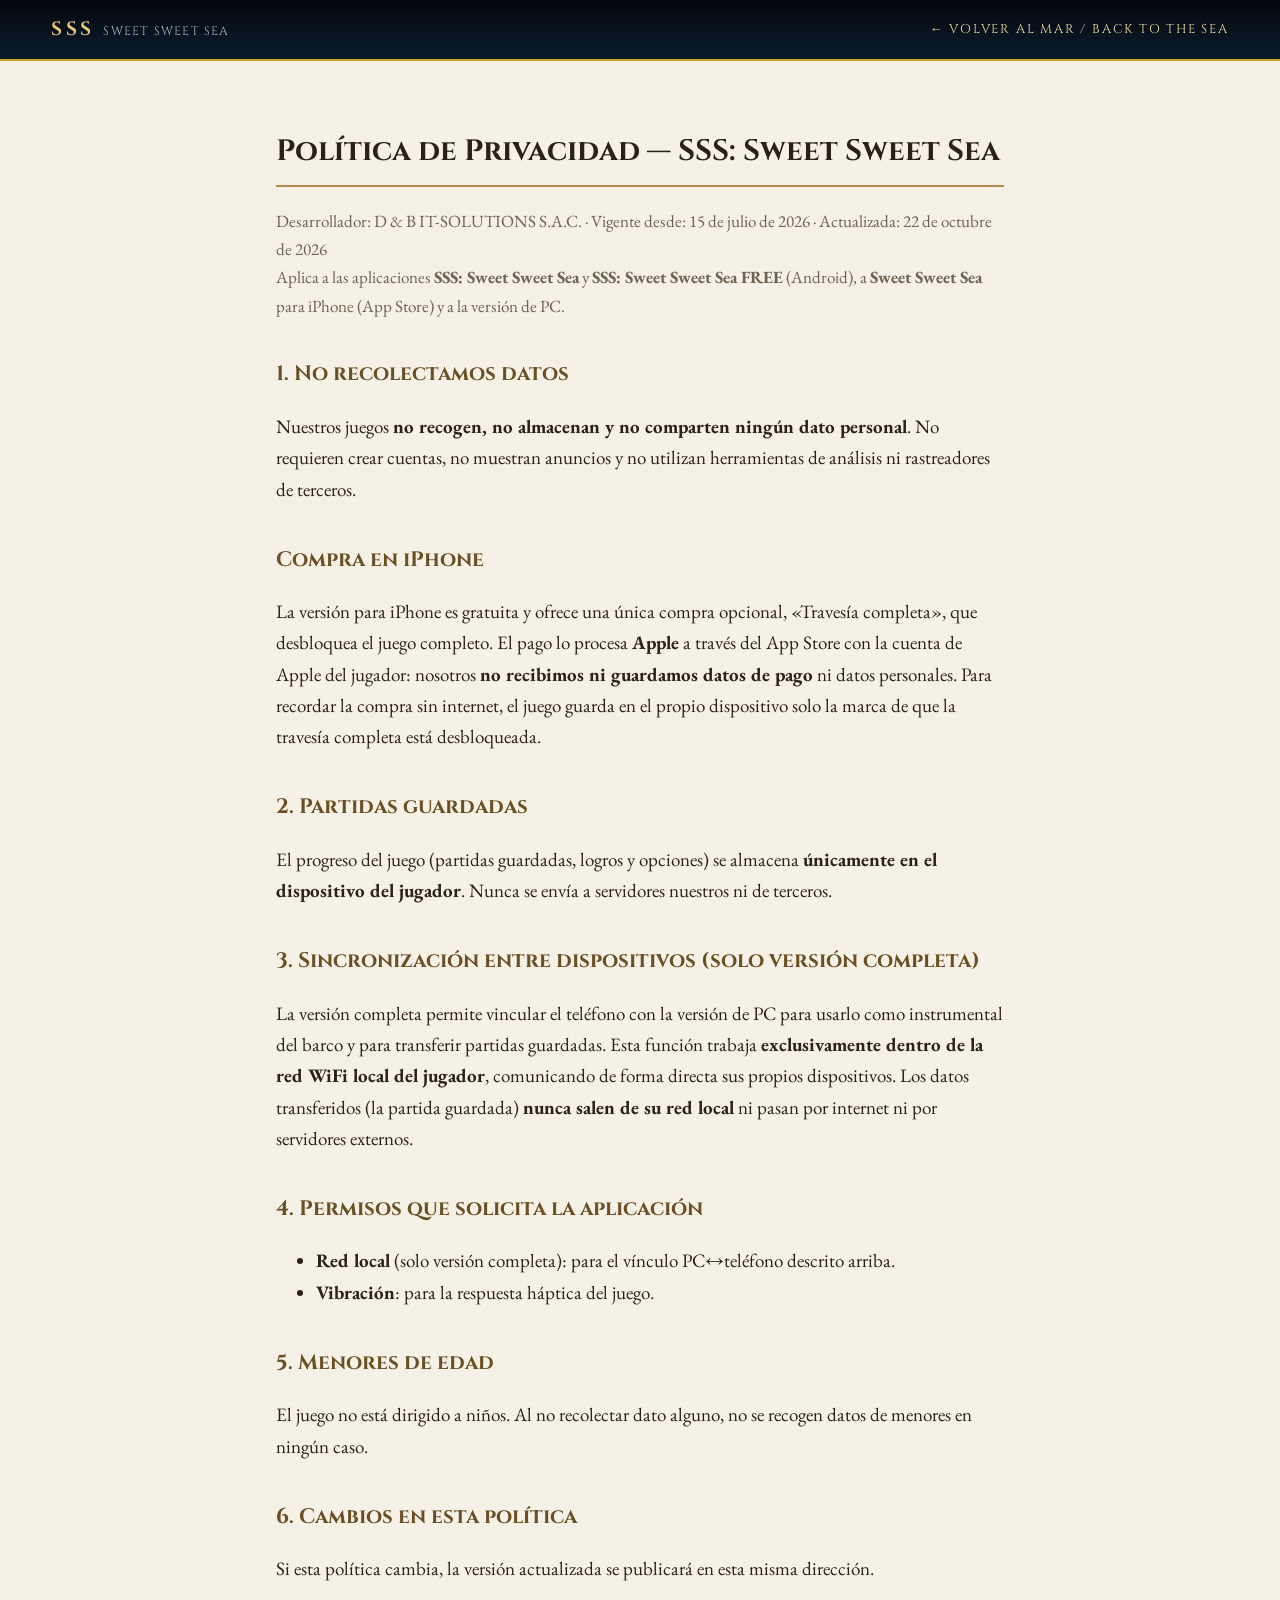
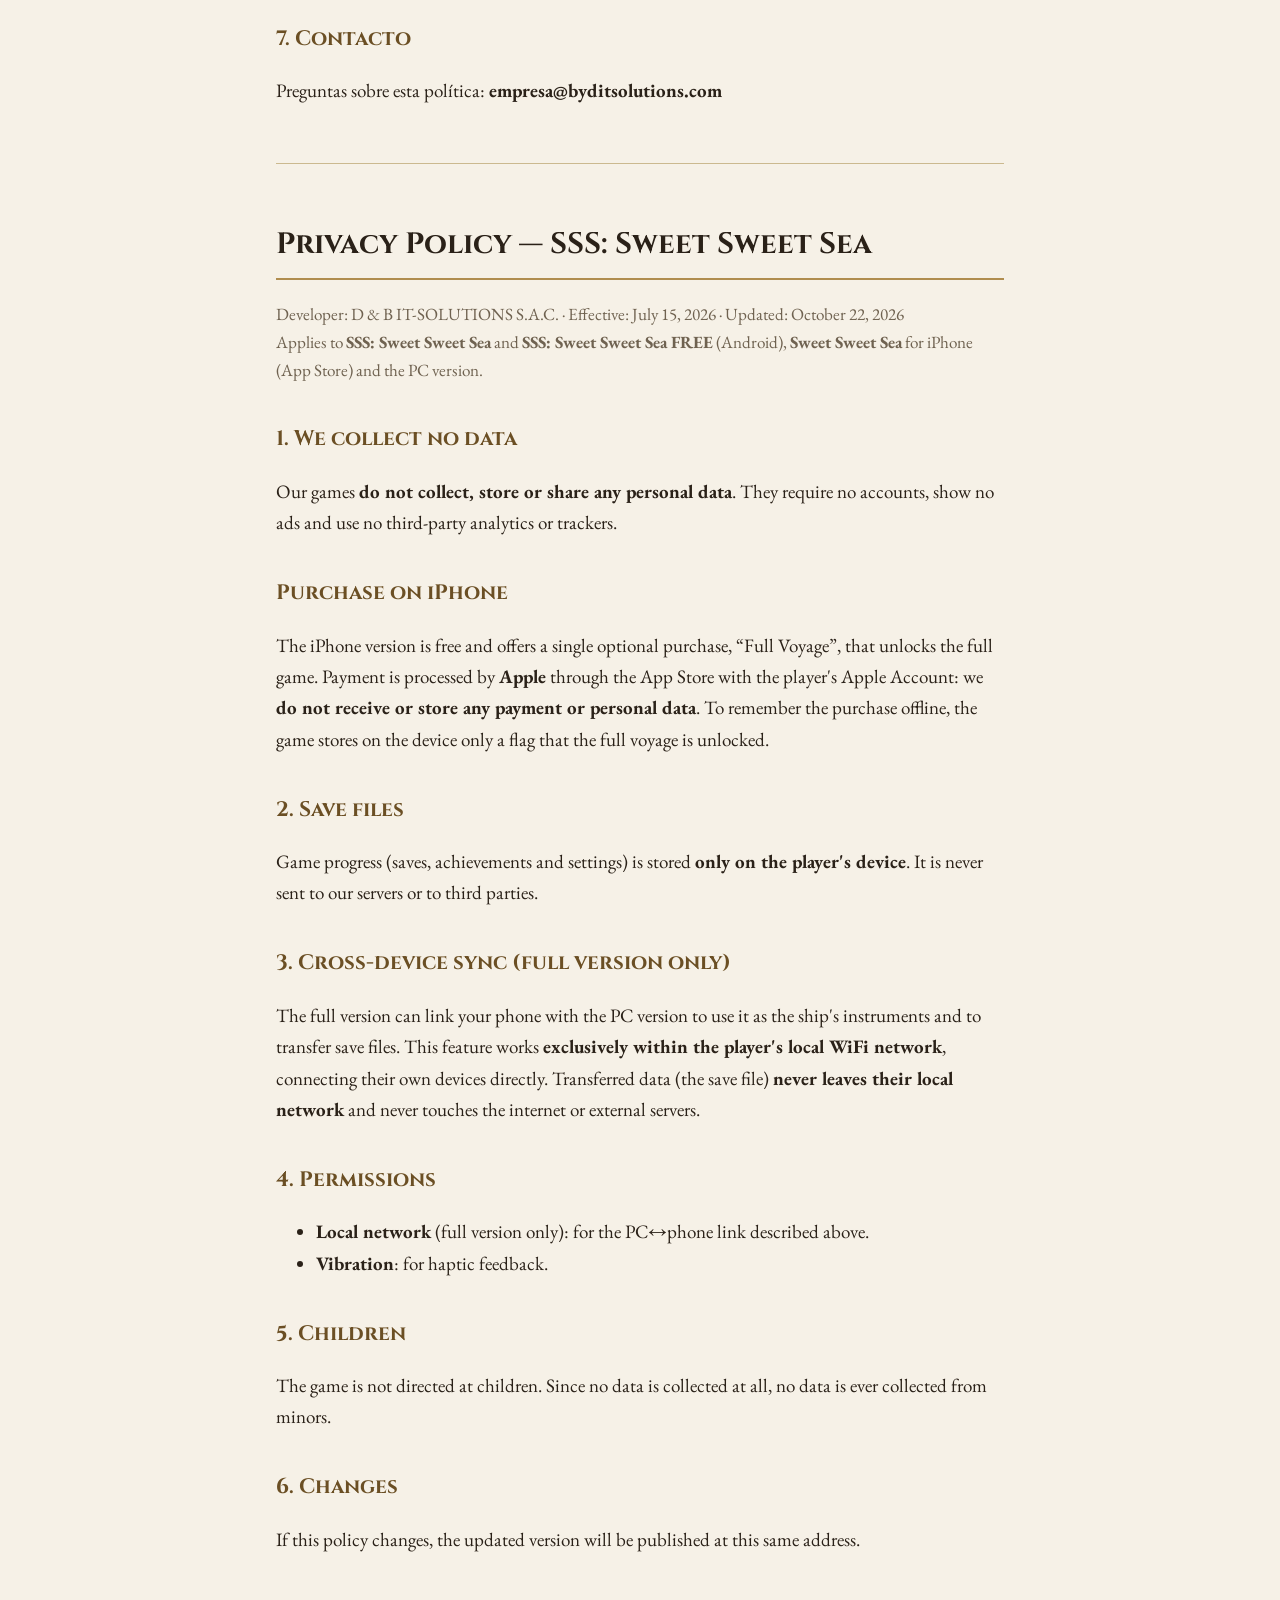
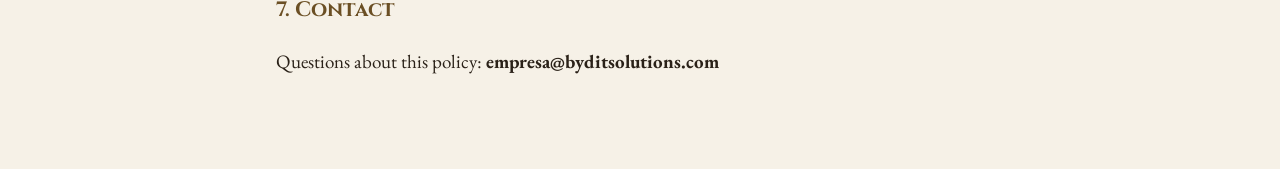
<file: privacidad.html>
<!DOCTYPE html>
<html lang="es">
<head>
<meta charset="utf-8">
<meta name="viewport" content="width=device-width, initial-scale=1">
<title>Política de Privacidad — SSS: Sweet Sweet Sea</title>
<meta name="description" content="Política de privacidad de SSS: Sweet Sweet Sea y SSS: Sweet Sweet Sea FREE. No recolectamos ningún dato personal.">
<meta name="theme-color" content="#05080d">
<link rel="icon" href="assets/favicon.png">
<link rel="preconnect" href="https://fonts.googleapis.com">
<link rel="preconnect" href="https://fonts.gstatic.com" crossorigin>
<link href="https://fonts.googleapis.com/css2?family=Cinzel:wght@500;700&family=EB+Garamond:wght@400;600&display=swap" rel="stylesheet">
<style>
  :root { --oro:#c9a227; --oro-vivo:#e8c874; --tinta:#2a2118; --crema:#f6f1e7; }
  * { box-sizing: border-box; }
  body {
    font-family: 'EB Garamond', Georgia, 'Times New Roman', serif;
    margin: 0; color: var(--tinta); background: var(--crema);
    line-height: 1.65; font-size: 19px;
  }
  .cinta {
    background: linear-gradient(180deg, #04070c, #0b1c2e);
    border-bottom: 2px solid var(--oro);
    padding: 14px max(16px, 4vw);
    display: flex; align-items: center; gap: 16px; flex-wrap: wrap;
  }
  .cinta a { color: #f3dfa2; text-decoration: none; font-family: 'Cinzel', serif;
             font-size: .8rem; letter-spacing: .14em; text-transform: uppercase; }
  .cinta a:hover { color: #fff; }
  .cinta__marca { display: flex; align-items: baseline; gap: 9px; margin-right: auto; }
  .cinta__sss { font-family:'Cinzel',serif; font-weight:700; letter-spacing:.18em; color: var(--oro-vivo); }
  .cinta__nombre { font-family:'Cinzel',serif; font-size:.76rem; letter-spacing:.1em;
                   color:#a8b6c4; text-transform:uppercase; }
  .hoja { max-width: 760px; margin: 0 auto; padding: 30px 16px 72px; }
  h1 { font-family: 'Cinzel', serif; font-size: 1.55em; border-bottom: 2px solid #b08d4f;
       padding-bottom: 10px; margin-top: 1.2em; }
  h2 { font-family: 'Cinzel', serif; font-size: 1.1em; color: #6b4f24; margin-top: 1.8em; }
  hr { border: none; border-top: 1px solid #cbb98f; margin: 56px 0; }
  .meta { color: #6f6250; font-size: .9em; }
  a { color: #7a5a16; }
  @media (max-width: 560px) { body { font-size: 18px; } .cinta__nombre { display:none; } }
</style>
</head>
<body>

<div class="cinta">
  <span class="cinta__marca">
    <span class="cinta__sss">SSS</span>
    <span class="cinta__nombre">Sweet Sweet Sea</span>
  </span>
  <a href="index.html">← Volver al mar / Back to the sea</a>
</div>

<div class="hoja">

<h1>Política de Privacidad — SSS: Sweet Sweet Sea</h1>
<p class="meta">Desarrollador: D &amp; B IT-SOLUTIONS S.A.C. · Vigente desde: 15 de julio de 2026 · Actualizada: 22 de octubre de 2026<br>
Aplica a las aplicaciones <strong>SSS: Sweet Sweet Sea</strong> y <strong>SSS: Sweet Sweet Sea FREE</strong> (Android), a <strong>Sweet Sweet Sea</strong> para iPhone (App Store) y a la versión de PC.</p>

<h2>1. No recolectamos datos</h2>
<p>Nuestros juegos <strong>no recogen, no almacenan y no comparten ningún dato personal</strong>.
No requieren crear cuentas, no muestran anuncios y no utilizan herramientas de análisis ni
rastreadores de terceros.</p>

<h2>Compra en iPhone</h2>
<p>La versión para iPhone es gratuita y ofrece una única compra opcional, «Travesía completa», que
desbloquea el juego completo. El pago lo procesa <strong>Apple</strong> a través del App Store con la
cuenta de Apple del jugador: nosotros <strong>no recibimos ni guardamos datos de pago</strong> ni datos
personales. Para recordar la compra sin internet, el juego guarda en el propio dispositivo solo la
marca de que la travesía completa está desbloqueada.</p>

<h2>2. Partidas guardadas</h2>
<p>El progreso del juego (partidas guardadas, logros y opciones) se almacena <strong>únicamente
en el dispositivo del jugador</strong>. Nunca se envía a servidores nuestros ni de terceros.</p>

<h2>3. Sincronización entre dispositivos (solo versión completa)</h2>
<p>La versión completa permite vincular el teléfono con la versión de PC para usarlo como
instrumental del barco y para transferir partidas guardadas. Esta función trabaja
<strong>exclusivamente dentro de la red WiFi local del jugador</strong>, comunicando de forma
directa sus propios dispositivos. Los datos transferidos (la partida guardada) <strong>nunca
salen de su red local</strong> ni pasan por internet ni por servidores externos.</p>

<h2>4. Permisos que solicita la aplicación</h2>
<ul>
  <li><strong>Red local</strong> (solo versión completa): para el vínculo PC↔teléfono descrito arriba.</li>
  <li><strong>Vibración</strong>: para la respuesta háptica del juego.</li>
</ul>

<h2>5. Menores de edad</h2>
<p>El juego no está dirigido a niños. Al no recolectar dato alguno, no se recogen datos de
menores en ningún caso.</p>

<h2>6. Cambios en esta política</h2>
<p>Si esta política cambia, la versión actualizada se publicará en esta misma dirección.</p>

<h2>7. Contacto</h2>
<p>Preguntas sobre esta política: <strong>empresa@byditsolutions.com</strong></p>

<hr>

<h1>Privacy Policy — SSS: Sweet Sweet Sea</h1>
<p class="meta">Developer: D &amp; B IT-SOLUTIONS S.A.C. · Effective: July 15, 2026 · Updated: October 22, 2026<br>
Applies to <strong>SSS: Sweet Sweet Sea</strong> and <strong>SSS: Sweet Sweet Sea FREE</strong> (Android), <strong>Sweet Sweet Sea</strong> for iPhone (App Store) and the PC version.</p>

<h2>1. We collect no data</h2>
<p>Our games <strong>do not collect, store or share any personal data</strong>. They require no
accounts, show no ads and use no third-party analytics or trackers.</p>

<h2>Purchase on iPhone</h2>
<p>The iPhone version is free and offers a single optional purchase, “Full Voyage”, that unlocks the
full game. Payment is processed by <strong>Apple</strong> through the App Store with the player's Apple
Account: we <strong>do not receive or store any payment or personal data</strong>. To remember the purchase
offline, the game stores on the device only a flag that the full voyage is unlocked.</p>

<h2>2. Save files</h2>
<p>Game progress (saves, achievements and settings) is stored <strong>only on the player's
device</strong>. It is never sent to our servers or to third parties.</p>

<h2>3. Cross-device sync (full version only)</h2>
<p>The full version can link your phone with the PC version to use it as the ship's instruments
and to transfer save files. This feature works <strong>exclusively within the player's local
WiFi network</strong>, connecting their own devices directly. Transferred data (the save file)
<strong>never leaves their local network</strong> and never touches the internet or external servers.</p>

<h2>4. Permissions</h2>
<ul>
  <li><strong>Local network</strong> (full version only): for the PC↔phone link described above.</li>
  <li><strong>Vibration</strong>: for haptic feedback.</li>
</ul>

<h2>5. Children</h2>
<p>The game is not directed at children. Since no data is collected at all, no data is ever
collected from minors.</p>

<h2>6. Changes</h2>
<p>If this policy changes, the updated version will be published at this same address.</p>

<h2>7. Contact</h2>
<p>Questions about this policy: <strong>empresa@byditsolutions.com</strong></p>

</div>
</body>
</html>
</file>
<file: css/estilo.css>
/* ═══════════════════════════════════════════════════════════════════════
   Sweet Sweet Sea — hoja de estilo
   Paleta tomada del juego: abismo, oro viejo, negro de tinta y hueso.
   Tipografía: Cinzel en los títulos y EB Garamond en el cuerpo — las
   mismas dos del kit de UI del juego.
   ═══════════════════════════════════════════════════════════════════════ */

:root {
  --negro:        #04070c;
  --abismo:       #071120;
  --hondo:        #0b1c2e;
  --azul:         #12344f;
  --azul-claro:   #2d6b8f;

  --oro:          #c9a227;
  --oro-vivo:     #e8c874;
  --oro-palido:   #f3dfa2;
  --oro-tenue:    rgba(201, 162, 39, .28);

  --hueso:        #f4efe3;
  --tenue:        #a8b6c4;
  --apagado:      #75828f;

  --panel:        rgba(4, 9, 16, .72);
  --panel-alto:   rgba(7, 17, 32, .86);

  --serif:  'EB Garamond', Georgia, 'Times New Roman', serif;
  --titulo: 'Cinzel', 'EB Garamond', Georgia, serif;

  --ancho: 1120px;
  --radio: 3px;
}

* { box-sizing: border-box; }

/* El desplazamiento suave se enciende DESPUÉS de cargar (js/sitio.js añade
   .suave): si está puesto de entrada, llegar por un enlace con ancla deja al
   visitante viendo el viaje entero desde arriba en vez de donde quería ir. */
html.suave { scroll-behavior: smooth; }

body {
  margin: 0;
  background: var(--negro);
  color: var(--hueso);
  font-family: var(--serif);
  font-size: 19px;
  line-height: 1.62;
  overflow-x: hidden;
  -webkit-font-smoothing: antialiased;
}

/* Conmutador de idioma: el marcado lleva ambas lenguas y el cuerpo elige. */
body.lang-es .en,
body.lang-en .es { display: none; }

.sr {
  position: absolute; width: 1px; height: 1px; padding: 0; margin: -1px;
  overflow: hidden; clip: rect(0 0 0 0); white-space: nowrap; border: 0;
}

img { max-width: 100%; height: auto; display: block; }

a { color: var(--oro-vivo); text-decoration-color: var(--oro-tenue); text-underline-offset: 3px; }
a:hover { color: var(--oro-palido); }


/* ═══════════════ EL MAR ═══════════════ */

.mar {
  position: fixed;
  inset: 0;
  width: 100%;
  height: 100%;
  z-index: 0;
  display: block;
}

/* Velo que oscurece el mar bajo el texto: transparente arriba (el héroe
   deja ver el agua entera) y denso más abajo, para que todo se lea. */
.mar__velo {
  position: fixed;
  inset: 0;
  z-index: 1;
  pointer-events: none;
  background: linear-gradient(180deg,
      rgba(4, 7, 12, 0) 0%,
      rgba(4, 7, 12, 0) 42%,
      rgba(4, 7, 12, .55) 62%,
      rgba(4, 7, 12, .82) 100%);
  opacity: 0;
  transition: opacity 1.2s ease;
}
body.velo-activo .mar__velo { opacity: 1; }

main, .barra, .pie { position: relative; z-index: 2; }


/* ═══════════════ BARRA ═══════════════ */

.barra {
  position: sticky;
  top: 0;
  z-index: 4;              /* por encima de las pantallas: es el timón */
  display: flex;
  align-items: center;
  gap: 24px;
  padding: 12px max(16px, 4vw);
  background: linear-gradient(180deg, rgba(4, 7, 12, .92), rgba(4, 7, 12, 0));
  backdrop-filter: blur(2px);
}

.barra__marca {
  display: flex;
  align-items: baseline;
  gap: 10px;
  text-decoration: none;
  color: var(--hueso);
  margin-right: auto;
}
.barra__sss {
  font-family: var(--titulo);
  font-weight: 900;
  letter-spacing: .18em;
  color: var(--oro-vivo);
  font-size: 1.05rem;
}
.barra__nombre {
  white-space: nowrap;
  font-family: var(--titulo);
  font-size: .82rem;
  letter-spacing: .1em;
  color: var(--tenue);
  text-transform: uppercase;
}

.barra__nav { display: flex; gap: 22px; }
.barra__nav a {
  white-space: nowrap;          /* "CÓMO SE JUEGA" se partía en dos renglones */
  font-family: var(--titulo);
  font-size: .78rem;
  letter-spacing: .12em;
  text-transform: uppercase;
  color: var(--tenue);
  text-decoration: none;
  padding-bottom: 3px;
  border-bottom: 1px solid transparent;
  transition: color .25s, border-color .25s;
}
.barra__nav a:hover { color: var(--oro-vivo); border-bottom-color: var(--oro-tenue); }

.barra__controles { display: flex; gap: 8px; }

.chip {
  font-family: var(--titulo);
  font-size: .72rem;
  letter-spacing: .1em;
  color: var(--tenue);
  background: rgba(11, 28, 46, .6);
  border: 1px solid var(--oro-tenue);
  border-radius: var(--radio);
  padding: 7px 11px;
  cursor: pointer;
  transition: color .2s, border-color .2s, background .2s;
  min-width: 40px;
}
.chip:hover { color: var(--oro-palido); border-color: var(--oro); background: rgba(18, 52, 79, .7); }
.chip--icono { display: grid; place-items: center; padding: 7px 10px; }

/* Bocina dibujada a mano: sin dependencias externas. */
.icono-audio {
  width: 15px; height: 13px;
  position: relative;
  display: block;
}
.icono-audio::before {
  content: ""; position: absolute; left: 0; top: 3px;
  width: 5px; height: 7px; background: currentColor;
}
.icono-audio::after {
  content: ""; position: absolute; left: 4px; top: 0;
  width: 0; height: 0;
  border: 6px solid transparent;
  border-right: 7px solid currentColor;
}
/* Ondas cuando suena */
.chip[aria-pressed="true"] { color: var(--oro-palido); border-color: var(--oro); }
.chip[aria-pressed="true"] .icono-audio { animation: sonar 1.6s ease-in-out infinite; }
@keyframes sonar { 0%, 100% { opacity: 1; } 50% { opacity: .55; } }


/* ═══════════════ HÉROE ═══════════════ */

.heroe {
  min-height: calc(100vh - 62px);
  min-height: calc(100svh - 62px);
  display: flex;
  flex-direction: column;
  align-items: center;
  justify-content: center;
  text-align: center;
  padding: 28px max(16px, 4vw) 120px;
  position: relative;
}

/* ?tira=1 — flag de captura: encoge el héroe para que la página entera quepa
   en una sola toma larga. No lo usa nadie más. */
body.tira .heroe { min-height: 620px; }

.heroe__centro { max-width: 780px; position: relative; }

/* EL HALO DEL HÉROE. El velo de la portada pesa poco a propósito, pero el mar
   cambia de marea cada veinte segundos: sobre la dorada o la de leche —aguas
   CLARAS— el lema y los botones se desvanecían. Este halo va pegado al texto,
   así que da igual de qué color venga el agua debajo. */
.heroe__centro::before {
  content: "";
  position: absolute;
  inset: -46px -70px -34px;
  z-index: -1;
  pointer-events: none;
  background: radial-gradient(ellipse at center,
      rgba(4, 7, 12, .82) 0%,
      rgba(4, 7, 12, .62) 42%,
      rgba(4, 7, 12, .26) 64%,
      rgba(4, 7, 12, 0) 84%);
}

/* EL TÍTULO FLOTA. Antes era el grabado con su marco y su fondo oscuro: un
   cuadro colgado delante del mar, con un borde que cortaba el agua en seco.
   Este es el mismo título sin caja —solo las letras, las anclas y la cuerda—,
   así que el mar pasa por detrás y la portada respira. El borde y el radio
   murieron con la caja; la sombra se queda, que es lo que lo despega del agua. */
.heroe__logo {
  width: min(620px, 90vw);
  margin: 0 auto 22px;
  filter: drop-shadow(0 10px 26px rgba(0, 0, 0, .95))
          drop-shadow(0 0 40px rgba(201, 162, 39, .18));
}

.heroe__lema {
  font-family: var(--titulo);
  font-size: clamp(1.25rem, 3.4vw, 2rem);
  font-weight: 700;
  letter-spacing: .04em;
  color: var(--oro-palido);
  margin: 0 0 18px;
  text-shadow: 0 3px 18px rgba(0, 0, 0, .95);
}

.heroe__botones {
  display: flex;
  gap: 14px;
  justify-content: center;
  flex-wrap: wrap;
  margin-bottom: 20px;
}

.heroe__plataformas {
  font-size: .9rem;
  letter-spacing: .06em;
  color: var(--tenue);
  margin: 0;
  text-shadow: 0 2px 12px rgba(0, 0, 0, .9);
}
.heroe__plataformas b { color: var(--oro-vivo); }

/* (La flecha de bajada murió con el desplazamiento largo: la portada ya no
   tiene nada debajo, los rumbos son la salida.) */


/* ═══════════════ RÓTULO DE MAREA ═══════════════ */

/* El rótulo es un ENLACE a la pantalla del mar: lo que se ve de fondo se
   explica ahí, y quien lo lee suele querer saber más. */
.marea-rotulo {
  display: block;
  text-decoration: none;
  color: inherit;
  position: absolute;
  left: max(16px, 4vw);
  bottom: 26px;
  text-align: left;
  padding: 11px 16px 12px;
  background: var(--panel);
  border: 1px solid var(--oro-tenue);
  border-left: 2px solid var(--marea-acento, var(--oro));
  border-radius: var(--radio);
  backdrop-filter: blur(3px);
  max-width: min(330px, 62vw);
  transition: border-color .9s ease;
}
.marea-rotulo__ojo {
  display: block;
  font-family: var(--titulo);
  font-size: .62rem;
  letter-spacing: .22em;
  text-transform: uppercase;
  color: var(--apagado);
  margin-bottom: 2px;
}
.marea-rotulo__nombre {
  display: block;
  font-family: var(--titulo);
  font-size: 1.02rem;
  letter-spacing: .05em;
  color: var(--marea-acento, var(--oro-vivo));
  transition: color .9s ease;
}
.marea-rotulo__nota {
  display: block;
  font-size: .86rem;
  line-height: 1.4;
  color: var(--tenue);
  font-style: italic;
  margin-top: 3px;
}


/* ═══════════════ BOTONES ═══════════════ */

.boton {
  display: inline-block;
  font-family: var(--titulo);
  font-size: .84rem;
  font-weight: 600;
  letter-spacing: .13em;
  text-transform: uppercase;
  text-decoration: none;
  padding: 14px 26px;
  border-radius: var(--radio);
  border: 1px solid var(--oro);
  color: var(--oro-palido);
  background: rgba(11, 28, 46, .68);
  transition: background .25s, color .25s, box-shadow .25s, transform .12s;
}
.boton:hover {
  background: rgba(18, 52, 79, .85);
  color: var(--hueso);
  box-shadow: 0 0 0 1px var(--oro-tenue), 0 6px 24px rgba(0, 0, 0, .6);
}
.boton:active { transform: translateY(1px); }

.boton--oro {
  background: linear-gradient(180deg, var(--oro-vivo), var(--oro));
  color: #1a1205;
  border-color: var(--oro-palido);
  font-weight: 700;
}
.boton--oro:hover {
  background: linear-gradient(180deg, var(--oro-palido), var(--oro-vivo));
  color: #1a1205;
}

.boton--fantasma { background: transparent; border-color: var(--oro-tenue); color: var(--tenue); }
.boton--fantasma:hover { color: var(--oro-palido); border-color: var(--oro); background: rgba(11, 28, 46, .5); }

.boton--inerte {
  opacity: .5;
  cursor: default;
  border-style: dashed;
  color: var(--tenue);
  background: transparent;
}


/* ═══════════════ SECCIONES ═══════════════ */

.seccion { padding: clamp(64px, 9vw, 118px) max(16px, 4vw); }
.seccion--honda { background: linear-gradient(180deg, rgba(4, 7, 12, .55), rgba(7, 17, 32, .78), rgba(4, 7, 12, .55)); }

.envoltura { max-width: var(--ancho); margin: 0 auto; }
.envoltura--angosta { max-width: 680px; text-align: center; }

.titulo {
  font-family: var(--titulo);
  font-weight: 700;
  font-size: clamp(1.55rem, 4vw, 2.45rem);
  letter-spacing: .02em;
  color: var(--oro-palido);
  text-align: center;
  margin: 0 0 10px;
  text-shadow: 0 3px 20px rgba(0, 0, 0, .8);
}
/* Filete grabado bajo el título */
.titulo::after {
  content: "";
  display: block;
  width: 130px; height: 1px;
  margin: 20px auto 0;
  background: linear-gradient(90deg, transparent, var(--oro), transparent);
}

.subtitulo {
  font-family: var(--titulo);
  font-size: 1.2rem;
  letter-spacing: .08em;
  text-transform: uppercase;
  color: var(--oro-vivo);
  text-align: center;
  margin: 66px 0 26px;
}

.parrafo {
  max-width: 720px;
  margin: 0 auto 20px;
  color: var(--hueso);
}
.parrafo--grande {
  font-size: clamp(1.1rem, 2.4vw, 1.35rem);
  font-style: italic;
  color: var(--oro-palido);
  text-align: center;
  margin-top: 28px;
}
.parrafo--centro { text-align: center; }


/* ═══════════════ CARTAS DE SISTEMA ═══════════════ */

.rejilla-sistemas {
  display: grid;
  grid-template-columns: repeat(auto-fit, minmax(268px, 1fr));
  gap: 18px;
  margin-top: 48px;
}

.carta {
  background: var(--panel-alto);
  border: 1px solid rgba(201, 162, 39, .2);
  border-radius: var(--radio);
  padding: 24px 24px 26px;
  position: relative;
  transition: border-color .3s, transform .3s, box-shadow .3s;
}
.carta::before {
  /* esquina grabada */
  content: "";
  position: absolute; top: 7px; left: 7px;
  width: 14px; height: 14px;
  border-top: 1px solid var(--oro-tenue);
  border-left: 1px solid var(--oro-tenue);
}
.carta:hover {
  border-color: var(--oro);
  transform: translateY(-3px);
  box-shadow: 0 14px 38px rgba(0, 0, 0, .55);
}
.carta h3 {
  font-family: var(--titulo);
  font-size: 1.02rem;
  letter-spacing: .06em;
  color: var(--oro-vivo);
  margin: 0 0 10px;
}
.carta p { margin: 0; font-size: .97rem; color: var(--tenue); }
.carta b { color: var(--hueso); }
.carta--oro { border-color: var(--oro-tenue); background: linear-gradient(180deg, rgba(28, 22, 6, .8), rgba(7, 17, 32, .88)); }


/* ═══════════════ BESTIARIO ═══════════════ */

.rejilla-bestias {
  display: grid;
  grid-template-columns: repeat(auto-fit, minmax(210px, 1fr));
  gap: 20px;
  margin-top: 48px;
}

.bestia {
  margin: 0;
  text-align: center;
  padding: 18px 14px 20px;
  border: 1px solid transparent;
  border-radius: var(--radio);
  transition: border-color .3s, background .3s;
}
.bestia:hover { border-color: var(--oro-tenue); background: rgba(7, 17, 32, .6); }
.bestia img {
  height: 196px;
  width: auto;
  margin: 0 auto 16px;
  object-fit: contain;
  filter: drop-shadow(0 10px 22px rgba(0, 0, 0, .85));
  transition: transform .5s ease;
}
.bestia:hover img { transform: translateY(-6px) scale(1.03); }
.bestia figcaption { font-size: .9rem; color: var(--apagado); line-height: 1.45; }
.bestia figcaption b {
  display: block;
  font-family: var(--titulo);
  font-size: 1rem;
  letter-spacing: .06em;
  color: var(--oro-vivo);
  margin-bottom: 4px;
}


/* ═══════════════ LA PRISMÁTICA ═══════════════ */

.prismatica {
  display: grid;
  grid-template-columns: minmax(200px, 320px) 1fr;
  gap: 40px;
  align-items: center;
  margin-top: 66px;
  padding: 34px;
  border: 1px solid var(--oro-tenue);
  border-radius: var(--radio);
  background:
    radial-gradient(120% 140% at 18% 50%, rgba(60, 20, 90, .34), transparent 62%),
    var(--panel-alto);
  position: relative;
  overflow: hidden;
}
/* El halo que cicla, hermano del aura del juego */
.prismatica::after {
  content: "";
  position: absolute;
  left: -8%; top: -40%;
  width: 46%; height: 180%;
  background: radial-gradient(circle, rgba(255, 255, 255, .1), transparent 66%);
  animation: iris-halo 9s linear infinite;
  pointer-events: none;
}
@keyframes iris-halo {
  0%   { filter: hue-rotate(0deg);   opacity: .5; }
  50%  { filter: hue-rotate(180deg); opacity: .85; }
  100% { filter: hue-rotate(360deg); opacity: .5; }
}

.prismatica__arte { display: grid; place-items: center; }
.prismatica__arte img {
  height: 260px;
  width: auto;
  /* color_prismatica() del juego: el tono gira, la saturación se queda. */
  animation: iris 9s linear infinite;
  filter: drop-shadow(0 12px 30px rgba(0, 0, 0, .8));
}
@keyframes iris {
  0%   { filter: hue-rotate(0deg)   saturate(1.7) brightness(1.16) drop-shadow(0 12px 30px rgba(0,0,0,.8)); }
  100% { filter: hue-rotate(360deg) saturate(1.7) brightness(1.16) drop-shadow(0 12px 30px rgba(0,0,0,.8)); }
}

.etiqueta {
  display: inline-block;
  font-family: var(--titulo);
  font-size: .66rem;
  letter-spacing: .2em;
  text-transform: uppercase;
  color: var(--oro);
  border: 1px solid var(--oro-tenue);
  border-radius: 999px;
  padding: 4px 12px;
  margin-bottom: 14px;
}
.prismatica__texto h3 {
  font-family: var(--titulo);
  font-size: 1.7rem;
  color: var(--oro-palido);
  margin: 0 0 14px;
  letter-spacing: .03em;
}
.prismatica__texto p { margin: 0 0 14px; color: var(--tenue); }
.prismatica__texto b { color: var(--hueso); }
.prismatica__pasiva {
  font-family: var(--titulo);
  font-size: .82rem;
  letter-spacing: .1em;
  text-transform: uppercase;
  background: linear-gradient(90deg, #ff8a8a, #ffe08a, #8affc0, #8ad2ff, #c89aff, #ff8a8a);
  background-size: 300% 100%;
  -webkit-background-clip: text;
  background-clip: text;
  color: transparent;
  animation: correr-iris 9s linear infinite;
}
@keyframes correr-iris {
  0%   { background-position: 0% 50%; }
  100% { background-position: 300% 50%; }
}


/* ═══════════════ MUTACIONES ═══════════════ */

.mutaciones {
  list-style: none;
  padding: 0;
  margin: 0;
  display: grid;
  grid-template-columns: repeat(auto-fit, minmax(250px, 1fr));
  gap: 12px;
}
.mutaciones li {
  padding: 14px 16px 15px 18px;
  background: var(--panel);
  border: 1px solid rgba(201, 162, 39, .16);
  border-left: 3px solid var(--tinte, var(--oro));
  border-radius: var(--radio);
  font-size: .9rem;
  color: var(--apagado);
  line-height: 1.45;
}
.mutaciones li b {
  display: block;
  font-family: var(--titulo);
  font-size: .95rem;
  letter-spacing: .06em;
  color: var(--tinte, var(--oro-vivo));
  margin-bottom: 3px;
}
/* La séptima no tiene un color: los tiene todos. */
.mutaciones__iris {
  border-left-color: transparent !important;
  border-image: linear-gradient(180deg, #ff8a8a, #ffe08a, #8affc0, #8ad2ff, #c89aff) 1;
  border-left-width: 3px;
}
.mutaciones__iris b {
  background: linear-gradient(90deg, #ff8a8a, #ffe08a, #8affc0, #8ad2ff, #c89aff, #ff8a8a);
  background-size: 300% 100%;
  -webkit-background-clip: text;
  background-clip: text;
  color: transparent;
  animation: correr-iris 9s linear infinite;
}


/* ═══════════════ LA NOCHE ═══════════════ */

/* Más honda que las demás: aquí el mar de fondo casi no se ve, a propósito.
   La tira de agua nocturna del juego cierra la sección por abajo. */
.seccion--noche {
  background:
    linear-gradient(180deg, rgba(2, 4, 8, .72), rgba(3, 8, 16, .93) 40%, rgba(2, 4, 8, .88));
  position: relative;
  overflow: hidden;
  /* sitio para que la tira de agua del pie no pise la última fila */
  padding-bottom: clamp(150px, 16vw, 210px);
}
.seccion--noche::after {
  content: "";
  position: absolute;
  left: 0; right: 0; bottom: -2px;
  height: 120px;
  background: url("../assets/olas/noche.webp") repeat-x bottom center;
  background-size: auto 120px;
  opacity: .5;
  pointer-events: none;
}

.rejilla-noche {
  display: grid;
  grid-template-columns: repeat(3, minmax(0, 1fr));
  gap: 20px;
  margin-top: 48px;
}

/* LAS TRES CARTAS DE LA NOCHE van dentro de la CARTA CON CALAVERA de la
   interfaz del juego: tablones oscuros, esquinas de hierro y la calavera con
   los huesos cruzados al pie. Lo que cuenta esta sección —insomnio, asedio,
   mar negro— es exactamente lo que esa carta anuncia en el juego.

   La proporción de la carta manda (aspect-ratio), el texto vive en el tercio
   de arriba y el pie se deja LIBRE para la calavera: por eso el padding de
   abajo es enorme. Si algún texto creciera de más, la carta crece con él y el
   fondo se estira un poco — se prefiere eso a que el texto pise el hueso. */
.carta--noche {
  position: relative;
  /* Algo más corta que el original (1008 -> 900): con el texto que llevan,
     la carta entera dejaba un palmo de tablón vacío en medio. Y el contenido
     va CENTRADO en el hueco útil, no pegado arriba. */
  aspect-ratio: 620 / 900;
  padding: 13% 15% 27%;
  background: url("../assets/marcos/carta.webp") center / 100% 100% no-repeat;
  border: 0;
  border-radius: 0;
  display: flex;
  flex-direction: column;
  justify-content: center;
}
.carta--noche::before { display: none; }      /* la esquina dibujada sobra: la trae el marco */
.carta--noche:hover { transform: none; background-color: transparent; }
.carta--noche h3 { margin-bottom: 10px; }
.carta--noche p { font-size: .93rem; line-height: 1.55; }
.etiqueta--suelta {
  margin-bottom: 12px;
  border-color: rgba(201, 162, 39, .22);
  color: var(--apagado);
}

/* Una carta con la bestia asomando por detrás del texto, apagada para que
   no le robe la lectura: el coloso está ahí, pero el texto manda. */
.carta--conarte { position: relative; overflow: hidden; }
.carta--conarte > * { position: relative; z-index: 1; }
.carta__arte {
  position: absolute;
  right: 4%;
  bottom: 22%;
  height: 62%;
  width: auto;
  opacity: .42;
  z-index: 0 !important;
  pointer-events: none;
  filter: grayscale(.2) contrast(1.1);
  -webkit-mask-image: linear-gradient(270deg, #000 30%, transparent 92%);
  mask-image: linear-gradient(270deg, #000 30%, transparent 92%);
}

/* Los cuatro fenómenos, cada uno con el color que el juego le da en la agenda */
/* Son cuatro: en dos columnas quedan 2×2, no tres arriba y una huérfana. */
.fenomenos {
  list-style: none;
  padding: 0;
  margin: 0;
  display: grid;
  grid-template-columns: repeat(auto-fit, minmax(420px, 1fr));
  gap: 14px;
}
.fenomenos li {
  padding: 18px 20px 20px;
  background: rgba(4, 9, 16, .78);
  border: 1px solid rgba(255, 255, 255, .05);
  border-top: 2px solid var(--tinte, var(--oro));
  border-radius: var(--radio);
  font-size: .92rem;
  color: var(--tenue);
  line-height: 1.5;
  position: relative;
}
.fenomenos li b {
  display: block;
  font-family: var(--titulo);
  font-size: 1.06rem;
  letter-spacing: .05em;
  color: var(--tinte, var(--oro-vivo));
  margin-bottom: 7px;
}
.fenomenos li b + span b,
.fenomenos li span b { display: inline; font-family: var(--serif); font-size: 1em; color: var(--hueso); margin: 0; letter-spacing: 0; }

/* Las cuatro fiestas: una lista sobria, que no compita con los fenómenos */
.fiestas {
  list-style: none;
  padding: 0;
  margin: 0;
  display: grid;
  grid-template-columns: repeat(auto-fit, minmax(268px, 1fr));
  gap: 10px;
}
.fiestas li {
  padding: 13px 16px;
  border-left: 2px solid var(--oro-tenue);
  background: rgba(4, 9, 16, .5);
  font-size: .88rem;
  color: var(--apagado);
  line-height: 1.45;
}
.fiestas li b {
  display: block;
  font-family: var(--titulo);
  font-size: .93rem;
  letter-spacing: .05em;
  color: var(--oro-vivo);
  margin-bottom: 2px;
}

.parrafo--corto { max-width: 640px; }


/* ═══════════════ MAREAS ═══════════════ */

.mareas {
  list-style: none;
  padding: 0;
  margin: 48px 0 0;
  display: grid;
  grid-template-columns: repeat(auto-fit, minmax(300px, 1fr));
  gap: 14px;
}
.mareas li {
  display: grid;
  grid-template-columns: 58px 1fr;
  gap: 16px;
  align-items: center;
  padding: 16px;
  background: var(--panel-alto);
  border: 1px solid rgba(201, 162, 39, .16);
  border-radius: var(--radio);
  transition: border-color .3s, transform .3s;
}
.mareas li:hover { border-color: var(--oro-tenue); transform: translateY(-2px); }
/* Muestra de agua: los dos colores reales de la marea, hondo y horizonte. */
.mareas__muestra {
  width: 58px; height: 58px;
  border-radius: var(--radio);
  border: 1px solid rgba(255, 255, 255, .14);
  box-shadow: inset 0 2px 10px rgba(0, 0, 0, .5);
}
.mareas__nombre {
  display: block;
  font-family: var(--titulo);
  font-size: 1rem;
  letter-spacing: .05em;
  color: var(--oro-vivo);
  margin-bottom: 3px;
}
.mareas__regla { display: block; font-size: .87rem; color: var(--apagado); line-height: 1.45; }
.mareas li.es-iris .mareas__muestra { animation: iris-muestra 9s linear infinite; }
@keyframes iris-muestra { 0% { filter: hue-rotate(0deg); } 100% { filter: hue-rotate(360deg); } }


/* ═══════════════ CAPTURAS ═══════════════ */

.capturas {
  display: grid;
  grid-template-columns: repeat(auto-fit, minmax(310px, 1fr));
  gap: 22px;
  margin-top: 48px;
}
.capturas figure { margin: 0; }
/* Las capturas van dentro del PANEL DE LA RUEDA DE TIMÓN de la interfaz del
   juego. Encaja de una: el panel es 1,75 de proporción y las capturas 1,78, así
   que la foto entra en su hueco sin deformarse. (Antes llevaban el marco
   cuadrado con border-image, que servía pero era un marco cuadrado estirado
   sobre una foto apaisada; este es el que le corresponde.) */
.panel {
  position: relative;
  display: block;
  /* La altura sale del ancho con el truco del padding (514/900 = 57,1%): con
     aspect-ratio sobre un <span> cuyo único hijo va en absoluto, el panel salía
     de altura CERO y las tres capturas desaparecían de la página. */
  padding-top: 57.11%;
  background: url("../assets/marcos/panel.webp") center / contain no-repeat;
  filter: drop-shadow(0 16px 34px rgba(0, 0, 0, .7));
  transition: transform .4s;
}
.panel img {
  position: absolute;
  left: 50%;
  top: 54%;                       /* el timón asoma arriba: el hueco cae más abajo */
  transform: translate(-50%, -50%);
  width: 88%;
  height: 78%;
  object-fit: cover;
  border: 0;
}
.capturas figure:hover .panel { transform: translateY(-4px); }
.capturas figcaption {
  margin-top: 12px;
  font-size: .88rem;
  color: var(--apagado);
  font-style: italic;
  line-height: 1.45;
}


/* ═══════════════ TIENDAS ═══════════════ */

.tiendas {
  display: grid;
  grid-template-columns: repeat(auto-fit, minmax(290px, 1fr));
  gap: 20px;
  margin-top: 48px;
}
.tienda {
  display: flex;
  flex-direction: column;
  background: var(--panel-alto);
  border: 1px solid rgba(201, 162, 39, .2);
  border-radius: var(--radio);
  padding: 26px 24px 28px;
}
.tienda--steam,
.tienda--pronto { border-color: var(--oro-tenue); background: linear-gradient(180deg, rgba(18, 52, 79, .72), rgba(7, 17, 32, .9)); }
.tienda--pronto h3 { color: var(--tenue); }
.tienda--pronto .tienda__plat { color: var(--apagado); }
.tienda__plat {
  font-family: var(--titulo);
  font-size: .66rem;
  letter-spacing: .2em;
  text-transform: uppercase;
  color: var(--apagado);
}
.tienda h3 {
  font-family: var(--titulo);
  font-size: 1.24rem;
  color: var(--oro-palido);
  margin: 8px 0 12px;
  letter-spacing: .03em;
}
.tienda p { margin: 0 0 24px; font-size: .95rem; color: var(--tenue); flex-grow: 1; }
.tienda .boton { align-self: flex-start; }

.nota-legal {
  text-align: center;
  margin: 40px auto 0;
  max-width: 620px;
  font-size: .92rem;
  color: var(--apagado);
}

.contacto { margin-top: 28px; }


/* ═══════════════ PIE ═══════════════ */

.pie {
  padding: 54px max(16px, 4vw) 34px;
  background: linear-gradient(180deg, rgba(4, 7, 12, .8), var(--negro));
  border-top: 1px solid rgba(201, 162, 39, .18);
}
.pie__filas {
  display: flex;
  flex-wrap: wrap;
  gap: 30px;
  align-items: center;
  justify-content: space-between;
}
.pie__logo { height: 56px; width: auto; opacity: .85; }
.pie__empresa {
  font-family: var(--titulo);
  font-size: .74rem;
  letter-spacing: .14em;
  text-transform: uppercase;
  color: var(--apagado);
  margin: 10px 0 0;
}
.pie__nav { display: flex; flex-wrap: wrap; gap: 22px; }
.pie__nav a { font-size: .9rem; color: var(--tenue); text-decoration: none; border-bottom: 1px solid var(--oro-tenue); padding-bottom: 2px; }
.pie__nav a:hover { color: var(--oro-vivo); }
.pie__firma {
  max-width: var(--ancho);
  margin: 34px auto 0;
  padding-top: 20px;
  border-top: 1px solid rgba(255, 255, 255, .06);
  font-size: .8rem;
  color: #5c6773;
  text-align: center;
}


/* ═══════════════ EL TELÓN ═══════════════ */

.telon {
  position: fixed;
  inset: 0;
  z-index: 90;
  display: grid;
  place-items: center;
  background: radial-gradient(120% 100% at 50% 40%, #0a1524 0%, #04070c 68%);
  text-align: center;
  padding: 24px;
  overflow: hidden;
}
.telon[hidden] { display: none; }

.telon__contenido {
  max-width: 640px;
  position: relative;
  z-index: 2;
  animation: telon-entrar 1.5s cubic-bezier(.2, .7, .3, 1) both;
}
@keyframes telon-entrar {
  from { opacity: 0; transform: translateY(18px); }
  to   { opacity: 1; transform: none; }
}

/* El grabado del logo es oscuro por dentro: sobre fondo negro se hundía.
   Un halo de oro detrás lo despega del telón. */
.telon__marco {
  position: relative;
  display: inline-block;
  margin: 0 auto 30px;
}
.telon__marco::before {
  content: "";
  position: absolute;
  inset: -14%;
  background: radial-gradient(closest-side, rgba(201, 162, 39, .30), transparent 74%);
  filter: blur(16px);
  z-index: 0;
  animation: respirar 6s ease-in-out infinite;
}
@keyframes respirar {
  0%, 100% { opacity: .7; transform: scale(1); }
  50%      { opacity: 1;  transform: scale(1.05); }
}
.telon__logo {
  position: relative;
  z-index: 1;
  width: min(540px, 86vw);
  filter: drop-shadow(0 14px 40px rgba(0, 0, 0, .9));
}
.telon__verso {
  font-size: clamp(1rem, 2.4vw, 1.22rem);
  font-style: italic;
  color: var(--tenue);
  line-height: 1.7;
  margin: 0 0 34px;
}
.telon__boton {
  font-family: var(--titulo);
  font-size: clamp(.82rem, 2vw, .96rem);
  font-weight: 700;
  letter-spacing: .22em;
  color: var(--oro-palido);
  background: transparent;
  border: 1px solid var(--oro);
  border-radius: var(--radio);
  padding: 17px 40px;
  cursor: pointer;
  transition: background .3s, color .3s, letter-spacing .4s, box-shadow .3s;
  animation: latir 3.4s ease-in-out infinite;
}
.telon__boton:hover {
  background: var(--oro);
  color: #140e02;
  letter-spacing: .26em;
  box-shadow: 0 0 38px rgba(201, 162, 39, .45);
  animation: none;
}
@keyframes latir {
  0%, 100% { box-shadow: 0 0 0 rgba(201, 162, 39, 0); }
  50%      { box-shadow: 0 0 26px rgba(201, 162, 39, .3); }
}
.telon__nota { font-size: .8rem; color: #55606c; margin: 22px 0 0; letter-spacing: .04em; }

/* Las dos hojas de niebla que se abren al zarpar */
.telon__niebla {
  position: absolute;
  top: -10%;
  width: 62%;
  height: 120%;
  pointer-events: none;
  opacity: 0;
  background: radial-gradient(closest-side, rgba(184, 200, 214, .2), transparent 72%);
  transition: transform 1.7s cubic-bezier(.4, 0, .2, 1), opacity 1.7s ease;
}
.telon__niebla--izq { left: -12%; }
.telon__niebla--der { right: -12%; }

/* Al zarpar: el telón se desvanece y la niebla se aparta hacia los lados. */
.telon.zarpando { animation: telon-salir 1.7s ease forwards; pointer-events: none; }
.telon.zarpando .telon__contenido { animation: contenido-salir 1s ease forwards; }
.telon.zarpando .telon__niebla { opacity: 1; }
.telon.zarpando .telon__niebla--izq { transform: translateX(-60%) scale(1.5); }
.telon.zarpando .telon__niebla--der { transform: translateX(60%) scale(1.5); }
@keyframes telon-salir {
  0%   { opacity: 1; backdrop-filter: blur(0); }
  100% { opacity: 0; visibility: hidden; }
}
@keyframes contenido-salir {
  0%   { opacity: 1; transform: scale(1); }
  100% { opacity: 0; transform: scale(1.07); }
}


/* La línea del cielo en el rótulo de la marea */
.marea-rotulo:hover { border-color: var(--oro); background: var(--panel-alto); }
.marea-rotulo:hover .marea-rotulo__nombre { color: var(--oro-vivo); }

.marea-rotulo__cielo {
  display: block;
  margin-top: 6px;
  padding-top: 6px;
  border-top: 1px solid rgba(201, 162, 39, .14);
  font-size: .78rem;
  letter-spacing: .04em;
  color: var(--apagado);
}
.marea-rotulo__cielo.es-raro {
  color: var(--oro-vivo);
  font-style: italic;
}

/* ═══════════════ PANTALLAS ═══════════════ */
/* El sitio se lee como el menú de un juego: la PORTADA es la cubierta (logo,
   lema, los rumbos y el mar vivo detrás) y cada sección es una pantalla que se
   abre encima del agua. Antes todo vivía en un solo desplazamiento y la
   portada acababa siendo una pared de texto; ahora lo que hay que leer está
   siempre a un clic, pero nunca encima.

   SIN JAVASCRIPT NO SE ESCONDE NADA: el atributo data-pantallas lo pone
   js/sitio.js, así que quien llegue con el JS caído (o un buscador) sigue
   leyendo la página entera de arriba abajo, como antes. */
html[data-pantallas] .pantalla:not(.activa) { display: none; }
/* La pantalla recibe el foco al abrirse (para el teclado y los lectores), pero
   no tiene que pintar el aro: no es un control, es el destino. */
html[data-pantallas] .pantalla:focus { outline: none; }
html[data-pantallas] .pantalla.activa {
  animation: pantalla-entra .5s cubic-bezier(.2, .7, .3, 1) both;
}
/* Las fotos (?ya=1) no esperan medio segundo: sin animación, o la captura sale
   a medio aparecer — pasó en la primera toma del móvil. */
body.sin-animar .pantalla.activa { animation: none; }
@keyframes pantalla-entra {
  from { opacity: 0; transform: translateY(20px); }
  to   { opacity: 1; transform: none; }
}

/* Volver — arriba de cada pantalla */
.pantalla__ruta { margin: 0 0 10px; }
.pantalla__volver {
  font-family: var(--titulo);
  font-size: .74rem;
  letter-spacing: .14em;
  text-transform: uppercase;
  color: var(--apagado);
  text-decoration: none;
  border-bottom: 1px solid transparent;
  padding-bottom: 3px;
  transition: color .25s ease, border-color .25s ease;
}
.pantalla__volver::before { content: "←"; margin-right: 9px; color: var(--oro); }
.pantalla__volver:hover { color: var(--oro-palido); border-bottom-color: var(--oro-tenue); }

/* Siguiente — al pie, para leerlas en cadena sin volver a la portada */
.pantalla__sigue {
  margin-top: clamp(40px, 6vw, 76px);
  padding-top: 20px;
  border-top: 1px solid rgba(201, 162, 39, .16);
  text-align: right;
}
.pantalla__sigue a {
  font-family: var(--titulo);
  font-size: .84rem;
  letter-spacing: .1em;
  color: var(--tenue);
  text-decoration: none;
  transition: color .25s ease;
}
.pantalla__sigue a::after { content: "→"; margin-left: 10px; color: var(--oro); }
.pantalla__sigue a:hover { color: var(--oro-palido); }

/* La barra señala la pantalla abierta */
.barra__nav a[aria-current="page"] {
  color: var(--oro-vivo);
  border-bottom-color: var(--oro);
}


/* ═══════════════ LOS RUMBOS (índice de la portada) ═══════════════ */

.rumbos {
  display: grid;
  grid-template-columns: repeat(4, minmax(0, 1fr));
  gap: 9px;
  width: min(1000px, 95vw);
  margin: clamp(28px, 5vh, 54px) auto 0;
}
.rumbo {
  display: flex;
  flex-direction: column;
  gap: 5px;
  padding: 15px 12px;
  text-align: center;
  text-decoration: none;
  background: rgba(4, 9, 16, .80);
  border: 1px solid rgba(201, 162, 39, .22);
  box-shadow: 0 10px 26px rgba(0, 0, 0, .45);
  border-radius: var(--radio);
  backdrop-filter: blur(2px);
  transition: transform .3s cubic-bezier(.2, .7, .3, 1), border-color .3s ease, background .3s ease;
}
.rumbo:hover,
.rumbo:focus-visible {
  transform: translateY(-4px);
  border-color: var(--oro);
  background: rgba(11, 28, 46, .82);
}
.rumbo__nombre {
  font-family: var(--titulo);
  font-size: .97rem;
  font-weight: 700;
  letter-spacing: .05em;
  color: var(--oro-palido);
}
.rumbo__pie {
  font-size: .81rem;
  line-height: 1.3;
  color: var(--tenue);
}
.rumbo--oro {
  border-color: var(--oro-tenue);
  background: linear-gradient(180deg, rgba(28, 22, 6, .72), rgba(4, 9, 16, .72));
}

/* EL VELO CAMBIA CON LA PANTALLA. En la portada pesa menos —ahí el mar ES el
   contenido—; en las de leer se cierra, porque un párrafo largo sobre agua
   clara no hay quien lo lea (se vio en la primera foto de "El juego"). */
body[data-pantalla="portada"] .mar__velo {
  background: linear-gradient(180deg,
      rgba(4, 7, 12, 0) 0%,
      rgba(4, 7, 12, 0) 46%,
      rgba(4, 7, 12, .40) 68%,
      rgba(4, 7, 12, .72) 100%);
}
body[data-pantalla]:not([data-pantalla="portada"]) .mar__velo {
  background: linear-gradient(180deg,
      rgba(4, 7, 12, .62) 0%,
      rgba(4, 7, 12, .68) 38%,
      rgba(4, 7, 12, .84) 68%,
      rgba(4, 7, 12, .93) 100%);
}

/* Sobre el agua clara de la portada, el botón fantasma se desvanecía del todo:
   necesita fondo propio. */
body[data-pantalla="portada"] .boton--fantasma {
  background: rgba(4, 9, 16, .62);
  border-color: var(--oro-tenue);
  color: var(--oro-palido);
  backdrop-filter: blur(2px);
}
body[data-pantalla="portada"] .heroe__plataformas {
  text-shadow: 0 2px 4px #04070c, 0 2px 16px rgba(0, 0, 0, .95);
}


/* ═══════════════ CÓMO SE JUEGA ═══════════════ */

/* Los pasos de la pesca: el número manda, como en una bitácora. */
.pasos {
  list-style: none;
  counter-reset: paso;
  /* A 1366 px la envoltura entera son 1.120: el texto de un paso salía en UNA
     línea de ciento cuarenta caracteres, que no se lee — se recorre. */
  max-width: 880px;
  margin: 0 auto 34px;
  padding: 0;
  display: grid;
  gap: 14px;
}
.pasos li {
  counter-increment: paso;
  position: relative;
  padding: 16px 20px 16px 66px;
  background: var(--panel);
  border: 1px solid rgba(201, 162, 39, .14);
  border-radius: var(--radio);
}
.pasos li::before {
  content: counter(paso);
  position: absolute;
  left: 20px; top: 14px;
  font-family: var(--titulo);
  font-size: 1.7rem;
  font-weight: 700;
  color: var(--oro);
  opacity: .75;
  line-height: 1;
}
/* Solo el TÍTULO del paso va en bloque: los <b> de dentro del texto son
   énfasis en línea (RECOGE, SUELTA HILO, JALA) y se partían en tres renglones
   con la coma colgando. Cazado mirando la captura. */
.pasos li > b {
  display: block;
  font-family: var(--titulo);
  font-size: 1rem;
  letter-spacing: .04em;
  color: var(--oro-palido);
  margin-bottom: 4px;
}
.pasos span { color: var(--tenue); font-size: .97rem; }
.pasos span b { color: var(--hueso); }

/* La tabla de lo que muerde: cada pieza con su retrato. */
.captura {
  list-style: none;
  margin: 0 0 34px;
  padding: 0;
  display: grid;
  grid-template-columns: repeat(auto-fit, minmax(190px, 1fr));
  gap: 12px;
}
.captura li {
  display: flex;
  flex-direction: column;
  align-items: center;
  text-align: center;
  gap: 4px;
  padding: 14px 12px 16px;
  background: var(--panel);
  border: 1px solid rgba(201, 162, 39, .12);
  border-radius: var(--radio);
}
.captura img {
  height: 62px;
  width: auto;
  max-width: 100%;
  object-fit: contain;
  filter: drop-shadow(0 6px 12px rgba(0, 0, 0, .7));
  margin-bottom: 4px;
}
.captura li > b {
  font-family: var(--titulo);
  font-size: .92rem;
  letter-spacing: .03em;
  color: var(--hueso);
}
.captura span { font-size: .84rem; color: var(--apagado); line-height: 1.35; }
.captura span b { color: var(--hueso); }
/* Lo raro se anuncia solo. */
.captura li.es-raro { border-color: var(--oro-tenue); background: linear-gradient(180deg, rgba(28, 22, 6, .5), var(--panel)); }
.captura li.es-raro b { color: var(--oro-palido); }

/* Las cuatro armas */
.armas {
  display: grid;
  grid-template-columns: repeat(auto-fit, minmax(150px, 1fr));
  gap: 12px;
  margin-bottom: 26px;
}
.armas figure {
  margin: 0;
  padding: 16px 12px;
  text-align: center;
  background: var(--panel);
  border: 1px solid rgba(201, 162, 39, .12);
  border-radius: var(--radio);
}
.armas img {
  height: 76px;
  width: auto;
  object-fit: contain;
  filter: drop-shadow(0 8px 14px rgba(0, 0, 0, .75));
  margin-bottom: 8px;
}
.armas figcaption { font-size: .86rem; color: var(--apagado); line-height: 1.4; }
.armas figcaption b {
  display: block;
  font-family: var(--titulo);
  font-size: .95rem;
  color: var(--oro-palido);
  margin-bottom: 2px;
}

/* El párrafo que avisa: el que cuenta lo que pasa de noche. */
.parrafo.aviso {
  border-left: 2px solid var(--oro-tenue);
  padding-left: 18px;
  text-align: left;
  font-style: italic;
  color: var(--tenue);
}


/* ═══════════════ EL MUELLE: LOS VECINOS ═══════════════ */

.vecinos {
  display: grid;
  /* Seis vecinos: tres y tres. Con auto-fit salían cinco arriba y Cosme solo
     abajo, que parecía un error de maquetación. */
  grid-template-columns: repeat(3, minmax(0, 1fr));
  gap: 14px;
  margin-bottom: 38px;
}
@media (max-width: 900px) { .vecinos { grid-template-columns: repeat(2, minmax(0, 1fr)); } }
@media (max-width: 540px) { .vecinos { grid-template-columns: 1fr; } }
.vecinos figure {
  margin: 0;
  padding: 16px 14px 18px;
  text-align: center;
  background: var(--panel);
  border: 1px solid rgba(201, 162, 39, .12);
  border-radius: var(--radio);
  transition: border-color .3s ease, transform .3s cubic-bezier(.2, .7, .3, 1);
}
.vecinos figure:hover { border-color: var(--oro-tenue); transform: translateY(-3px); }
/* EL OJO DE BUEY. Los vecinos van dentro del marco redondo de latón del juego
   (el mismo que usa su interfaz): un retrato en un ojo de buey se lee como la
   ficha de alguien a bordo, no como una imagen pegada. El marco es el fondo y
   el retrato va dentro, por encima de su cristal oscuro. */
.ojo {
  position: relative;
  display: block;
  width: 190px;
  max-width: 100%;
  aspect-ratio: 520 / 510;
  margin: 0 auto 12px;
  background: url("../assets/marcos/ojo.webp") center / contain no-repeat;
  filter: drop-shadow(0 10px 18px rgba(0, 0, 0, .75));
}
.ojo img {
  position: absolute;
  left: 50%;
  top: 49%;
  transform: translate(-50%, -50%);
  width: 66%;
  height: 66%;
  object-fit: contain;
  object-position: center bottom;
  filter: drop-shadow(0 4px 8px rgba(0, 0, 0, .6));
}
.vecinos figcaption { font-size: .88rem; color: var(--apagado); line-height: 1.45; }
.vecinos figcaption b {
  display: block;
  font-family: var(--titulo);
  font-size: 1rem;
  color: var(--oro-palido);
  margin-bottom: 5px;
}

/* ═══════════════ LOS MARINEROS ═══════════════ */

.marineros {
  display: grid;
  grid-template-columns: repeat(auto-fit, minmax(230px, 1fr));
  gap: 16px;
  margin-bottom: 30px;
}
.marineros figure {
  margin: 0;
  padding: 20px 16px 22px;
  text-align: center;
  background: linear-gradient(180deg, rgba(7, 17, 32, .82), rgba(4, 9, 16, .9));
  border: 1px solid rgba(201, 162, 39, .16);
  border-radius: var(--radio);
}
.marineros img {
  height: 260px;
  width: auto;
  max-width: 100%;
  object-fit: contain;
  filter: drop-shadow(0 14px 26px rgba(0, 0, 0, .85));
  margin-bottom: 12px;
}
.marineros figcaption { font-size: .9rem; line-height: 1.5; }
.marineros figcaption > b {
  display: block;
  font-family: var(--titulo);
  font-size: 1.08rem;
  letter-spacing: .03em;
  color: var(--oro-palido);
  margin-bottom: 8px;
}
.marinero__lo { display: block; color: var(--tenue); }
.marinero__precio {
  display: block;
  margin-top: 8px;
  padding-top: 8px;
  border-top: 1px solid rgba(201, 162, 39, .12);
  font-size: .85rem;
  font-style: italic;
  color: var(--apagado);
}

/* ═══════════════ EL CELULAR COMO INSTRUMENTO ═══════════════ */

.celular {
  display: grid;
  grid-template-columns: minmax(0, 320px) minmax(0, 1fr);
  gap: 28px;
  align-items: center;
  margin-bottom: 34px;
  padding: 24px;
  background: var(--panel);
  border: 1px solid rgba(201, 162, 39, .14);
  border-radius: var(--radio);
}
.celular__arte { display: grid; grid-template-columns: 1fr 1fr; gap: 12px; }
.celular__arte img {
  width: 100%;
  height: auto;
  filter: drop-shadow(0 12px 22px rgba(0, 0, 0, .8));
}
.celular__texto p { margin: 0 0 14px; color: var(--tenue); font-size: .98rem; }
.celular__lista { list-style: none; margin: 0 0 14px; padding: 0; display: grid; gap: 10px; }
.celular__lista li { font-size: .92rem; color: var(--apagado); line-height: 1.45; }
.celular__lista b {
  font-family: var(--titulo);
  font-size: .95rem;
  color: var(--oro-palido);
  margin-right: 8px;
}
.celular__nota {
  border-left: 2px solid var(--oro-tenue);
  padding-left: 16px;
  font-style: italic;
  font-size: .92rem;
}

/* ═══════════════ EL MENÚ DE LA BARRA ═══════════════ */

.chip--menu { display: none; }        /* en pantalla ancha manda la barra entera */
.icono-menu, .icono-menu::before, .icono-menu::after {
  display: block;
  width: 15px; height: 2px;
  background: currentColor;
  border-radius: 1px;
}
.icono-menu { position: relative; }
.icono-menu::before, .icono-menu::after { content: ""; position: absolute; left: 0; }
.icono-menu::before { top: -5px; }
.icono-menu::after  { top: 5px; }

/* Con ocho pantallas la barra no cabe hasta pasados los 1.200 px: medido a
   1.100, donde los enlaces se partían en dos renglones y la barra crecía de
   alto. El menú entra ahí, no solo en el móvil. */
@media (max-width: 1240px) {
  .barra { position: sticky; }
  .barra__nav {
    display: none;
    position: absolute;
    top: 100%; left: 0; right: 0;
    flex-direction: column;
    gap: 0;
    padding: 6px max(16px, 4vw) 14px;
    /* OPACO del todo: con el panel a 0,86 se leía el grabado del título por
       debajo de los enlaces y el menú parecía roto (visto en la captura). */
    background: #05080d;
    border-bottom: 1px solid var(--oro-tenue);
    box-shadow: 0 18px 30px rgba(0, 0, 0, .6);
  }
  .barra.abierta .barra__nav { display: flex; }
  /* CADA ENLACE ES UNA BARRA DE SELECCIÓN del juego (huds/seleccion.png), y la
     pantalla en la que estás lleva la barra ENCENDIDA —la del filo grueso con
     su destello—, igual que la fila marcada de un menú de allí. Nueve trozos
     (border-image): las esquinas achaflanadas y el filo dorado conservan su
     grosor por mucho que se estire la barra, que es justo lo que no aguanta un
     fondo estirado (el filo se quedaba en medio píxel). */
  .barra__nav a {
    padding: 13px 18px;
    margin-bottom: 7px;
    border-style: solid;
    border-width: 7px 16px;
    border-image: url("../assets/marcos/sel.webp") 15 34 fill;
    font-size: .95rem;
    color: var(--tenue);
  }
  .barra__nav a:last-child { margin-bottom: 0; }
  .barra__nav a[aria-current="page"] {
    border-image: url("../assets/marcos/sel_on.webp") 17 34 fill;
    color: var(--oro-palido);
  }
  .barra__nav a:hover,
  .barra__nav a:active {
    border-image: url("../assets/marcos/sel_on.webp") 17 34 fill;
    color: var(--oro-vivo);
  }
  .chip--menu { display: grid; place-items: center; padding: 7px 10px; }
}


@media (max-width: 1000px) {
  .rejilla-noche { grid-template-columns: repeat(2, minmax(0, 1fr)); }
}
@media (max-width: 680px) {
  .rejilla-noche { grid-template-columns: 1fr; gap: 16px; }
  /* A una columna la carta sería enorme: se ensancha y se acorta un poco. */
  .carta--noche { aspect-ratio: 620 / 820; padding: 11% 13% 25%; }
}

/* ═══════════════ EL FOGÓN Y LAS MÁQUINAS ═══════════════ */

.platos {
  list-style: none;
  margin: 0 0 30px;
  padding: 0;
  display: grid;
  grid-template-columns: repeat(4, minmax(0, 1fr));
  gap: 12px;
}
.platos li {
  display: flex;
  flex-direction: column;
  align-items: center;
  text-align: center;
  gap: 3px;
  padding: 14px 12px 16px;
  background: var(--panel);
  border: 1px solid rgba(201, 162, 39, .12);
  border-radius: var(--radio);
}
.platos img {
  height: 64px;
  width: auto;
  max-width: 100%;
  object-fit: contain;
  filter: drop-shadow(0 8px 14px rgba(0, 0, 0, .75));
  margin-bottom: 5px;
}
.platos li > b {
  font-family: var(--titulo);
  font-size: .9rem;
  letter-spacing: .02em;
  color: var(--hueso);
  line-height: 1.25;
}
.platos__da { font-size: .82rem; color: var(--apagado); line-height: 1.35; }
.platos__da b { color: var(--oro-palido); }
/* Los que curan la mente y el regalo de Carym se anuncian solos. */
.platos li.es-raro { border-color: var(--oro-tenue); background: linear-gradient(180deg, rgba(28, 22, 6, .45), var(--panel)); }
.platos li.es-oro  { border-color: var(--oro-tenue); background: linear-gradient(180deg, rgba(40, 20, 30, .5), var(--panel)); }
.platos--oficio { grid-template-columns: repeat(4, minmax(0, 1fr)); }

/* Las dos máquinas */
.maquinas {
  display: grid;
  grid-template-columns: repeat(2, minmax(0, 1fr));
  gap: 16px;
  margin-top: 24px;
}
.maquinas article {
  padding: 22px;
  background: var(--panel);
  border: 1px solid rgba(201, 162, 39, .14);
  border-radius: var(--radio);
}
.maquinas h4 {
  font-family: var(--titulo);
  font-size: 1.08rem;
  letter-spacing: .03em;
  color: var(--oro-palido);
  margin: 0 0 10px;
}
.maquinas p { margin: 0; font-size: .95rem; color: var(--tenue); line-height: 1.55; }
.maquinas__nota {
  margin-top: 12px !important;
  padding-top: 12px;
  border-top: 1px solid rgba(201, 162, 39, .12);
  font-size: .89rem !important;
  font-style: italic;
  color: var(--apagado) !important;
}
.maquinas--oro { border-color: var(--oro-tenue); background: linear-gradient(180deg, rgba(28, 22, 6, .45), var(--panel)); }

/* Las diez baratijas (de las que se ven siete: el resto duerme abajo) */
.baratijas {
  display: flex;
  flex-wrap: wrap;
  justify-content: center;
  gap: 14px;
  margin-top: 16px;
  padding-top: 14px;
  border-top: 1px solid rgba(201, 162, 39, .08);
}
.baratijas img {
  height: 52px;
  width: auto;
  object-fit: contain;
  opacity: .78;
  filter: drop-shadow(0 6px 12px rgba(0, 0, 0, .8));
  transition: opacity .3s ease, transform .3s cubic-bezier(.2, .7, .3, 1);
}
.baratijas img:hover { opacity: 1; transform: translateY(-4px); }

@media (max-width: 900px) {
  .platos, .platos--oficio { grid-template-columns: repeat(2, minmax(0, 1fr)); }
  .maquinas { grid-template-columns: 1fr; }
}
@media (max-width: 480px) {
  .platos img { height: 54px; }
  .platos li { padding: 11px 8px 13px; }
  .platos li > b { font-size: .84rem; }
  .platos__da { font-size: .76rem; }
}

/* ═══════════════ EL EQUIPO (cañas y sombreros) ═══════════════ */
/* Cada pieza va en una CASILLA recortada de la ficha de inventario del juego
   (huds/posible inventario.png): una sola casilla, repetida, en vez de intentar
   encajar el contenido en la rejilla entera del PNG — así la cuadrícula se
   adapta a cualquier número de columnas y al móvil. */
.casilla {
  display: grid;
  place-items: center;
  aspect-ratio: 1;
  padding: 12%;
  background: url("../assets/marcos/casilla.webp") center / 100% 100% no-repeat;
}
.casilla img {
  max-width: 100%;
  max-height: 100%;
  width: auto;
  height: auto;
  object-fit: contain;
  filter: drop-shadow(0 4px 8px rgba(0, 0, 0, .8));
}

/* Las seis cañas, en fila */
.canas {
  list-style: none;
  margin: 0 auto 38px;
  padding: 0;
  max-width: 720px;
  display: grid;
  grid-template-columns: repeat(6, 1fr);
  gap: 10px;
}
.canas li { text-align: center; }
.canas b {
  display: block;
  margin-top: 6px;
  font-family: var(--titulo);
  font-size: .92rem;
  color: var(--oro);
}

/* Los dieciséis sombreros */
.equipo__titulo {
  font-family: var(--titulo);
  font-size: clamp(1.05rem, 2.2vw, 1.3rem);
  letter-spacing: .06em;
  text-align: center;
  color: var(--oro-vivo);
  margin: 40px 0 10px;
}
.equipo {
  list-style: none;
  margin: 0;
  padding: 0;
  display: grid;
  grid-template-columns: repeat(4, minmax(0, 1fr));
  gap: 14px;
}
.equipo li {
  display: flex;
  flex-direction: column;
  align-items: center;
  text-align: center;
  gap: 3px;
}
.equipo .casilla { width: 100%; max-width: 132px; margin-bottom: 6px; }
.equipo li > b {
  font-family: var(--titulo);
  font-size: .9rem;
  line-height: 1.25;
  color: var(--hueso);
}
.equipo__que { font-size: .82rem; color: var(--tenue); line-height: 1.4; }
.equipo__como {
  font-size: .78rem;
  font-style: italic;
  color: var(--apagado);
  margin-top: 2px;
}
.equipo__como::before { content: "— "; }
/* El que no se nombra */
.equipo li.es-secreto > b { color: var(--oro-vivo); letter-spacing: .2em; }
.equipo li.es-secreto .casilla { filter: brightness(.82) contrast(1.1); }

@media (max-width: 900px) {
  .equipo { grid-template-columns: repeat(3, minmax(0, 1fr)); }
  .canas { grid-template-columns: repeat(3, 1fr); max-width: 380px; }
}
@media (max-width: 560px) {
  .equipo { grid-template-columns: repeat(2, minmax(0, 1fr)); gap: 10px; }
  .equipo .casilla { max-width: 108px; }
  .equipo li > b { font-size: .84rem; }
  .equipo__que { font-size: .76rem; }
  .equipo__como { font-size: .72rem; }
}

/* ═══════════════ EL REGISTRO DE A BORDO (las seis mareas) ═══════════════ */
/* El panel de la interfaz del juego trae CINCO renglones —seis franjas— y una
   columna de seis iconos a la izquierda (clima, moneda, mochila, tricornio,
   pistola, ancla). Las mareas de color son seis exactas, así que cada una cae
   en su renglón: no es una lista sobre un fondo bonito, es la lista EN su sitio.

   Los números salieron de medir el PNG, no de tantear: los renglones están en
   el 22,4 / 35,3 / 48,1 / 61,2 / 74,2 por ciento del alto —equidistantes cada
   12,95—, así que el área útil va del 9,45 al 87,15 y los iconos ocupan hasta
   el 9 por ciento del ancho.

   Solo en pantalla ancha: por debajo de unos mil cien píxeles cada franja se
   queda en menos de cien y el texto de la marea no entra. Ahí vuelve la lista
   de tarjetas de siempre. */
@media (min-width: 1080px) {
  .registro {
    position: relative;
    margin: 48px auto 0;
    padding-top: 76.9%;                 /* 769/1000: la proporción del panel */
    background: url("../assets/marcos/registro.webp") center / 100% 100% no-repeat;
    filter: drop-shadow(0 18px 38px rgba(0, 0, 0, .7));
  }
  .registro .mareas {
    position: absolute;
    top: 9.45%;
    bottom: 12.85%;
    left: 13%;            /* aire entre el icono grabado y la muestra de color */
    right: 5%;
    margin: 0;
    display: grid;
    grid-template-columns: 1fr;
    grid-template-rows: repeat(6, 1fr);
    gap: 0;
  }
  .registro .mareas li {
    background: none;
    border: 0;
    border-radius: 0;
    padding: 0 8px;
    overflow: hidden;
    grid-template-columns: 46px 1fr;
    gap: 18px;
  }
  .registro .mareas li:hover { transform: none; }
  .registro .mareas__muestra { width: 46px; height: 46px; }
  .registro .mareas__regla { font-size: .86rem; }
}

/* La séptima, la que no tiene color: fuera del registro, en su propia línea. */
.marea-iris {
  display: grid;
  grid-template-columns: 58px 1fr;
  gap: 16px;
  align-items: center;
  max-width: 720px;
  margin: 22px auto 0;
  padding: 16px 18px;
  background: linear-gradient(120deg, rgba(40, 22, 52, .7), var(--panel-alto));
  border: 1px solid rgba(201, 162, 39, .26);
  border-radius: var(--radio);
}
.marea-iris .mareas__muestra.es-iris {
  background: linear-gradient(140deg, #ff8a8a, #ffe08a, #8affc0, #8ad2ff, #c89aff);
  width: 58px; height: 58px;
  border-radius: var(--radio);
  border: 1px solid rgba(255, 255, 255, .18);
}

/* ═══════════════ LO QUE EL MAR ESCONDE ═══════════════ */

.islas {
  display: grid;
  grid-template-columns: repeat(2, minmax(0, 1fr));
  gap: 16px;
  margin-top: 26px;
}
.islas article {
  display: grid;
  grid-template-columns: 96px minmax(0, 1fr);
  gap: 18px;
  align-items: start;
  padding: 20px;
  background: var(--panel);
  border: 1px solid rgba(201, 162, 39, .12);
  border-radius: var(--radio);
}
/* El grid reparte CADA hijo en su celda, asi que el texto va envuelto en su
   propio div: si no, el h4 y los parrafos caían en celdas sueltas y el texto
   terminaba debajo de la imagen, en una columna de cien píxeles. */
.islas__txt { min-width: 0; }
.islas img {
  width: 96px;
  height: auto;
  object-fit: contain;
  filter: drop-shadow(0 10px 18px rgba(0, 0, 0, .8));
}
.islas h4 {
  font-family: var(--titulo);
  font-size: 1.02rem;
  letter-spacing: .03em;
  color: var(--oro-palido);
  margin: 0 0 8px;
}
.islas p { margin: 0; font-size: .94rem; color: var(--tenue); line-height: 1.55; }
.islas__nota {
  margin-top: 10px !important;
  padding-top: 10px;
  border-top: 1px solid rgba(201, 162, 39, .12);
  font-size: .88rem !important;
  font-style: italic;
  color: var(--apagado) !important;
}
/* La Ciudad y la Puerta mandan: cruzan la fila. */
.islas--ancha, .islas--oro { grid-column: 1 / -1; }
.islas--ancha img { width: 150px; }
.islas--ancha { grid-template-columns: 150px minmax(0, 1fr); }
.islas--oro {
  border-color: var(--oro-tenue);
  background: linear-gradient(180deg, rgba(28, 22, 6, .55), var(--panel));
}

@media (max-width: 860px) {
  .islas { grid-template-columns: 1fr; }
  .islas article, .islas--ancha { grid-template-columns: 72px minmax(0, 1fr); gap: 14px; padding: 16px; }
  .islas img, .islas--ancha img { width: 72px; }
}

/* ═══════════════ PANTALLAS BAJAS (el portátil de 768) ═══════════════ */
/* Visto a 1366x768, que es la pantalla del usuario: la portada NO CABÍA —la
   segunda fila de rumbos quedaba cortada y el rótulo de la marea se montaba
   encima de "Bestiario"— y las secciones gastaban 118 px de aire arriba en una
   pantalla que solo tiene 768. Aquí todo encoge lo justo. */

@media (max-height: 860px) and (min-width: 821px) {
  .heroe { padding: 18px max(16px, 4vw) 64px; }
  .heroe__logo { width: min(500px, 76vw); margin-bottom: 16px; }
  .heroe__lema { font-size: clamp(1.1rem, 2.6vw, 1.5rem); margin-bottom: 14px; }
  .heroe__botones { margin-bottom: 14px; }
  .rumbos { margin-top: 22px; }
  .rumbo { padding: 11px 10px; gap: 3px; }
  .rumbo__nombre { font-size: .92rem; }
  .rumbo__pie { font-size: .78rem; }

  /* El rótulo de la marea se sube al cielo, a la izquierda del logo: abajo
     chocaba con los rumbos, que ahora llegan hasta el borde. */
  .marea-rotulo {
    top: 72px;
    bottom: auto;
    max-width: min(260px, 30vw);
    padding: 10px 14px;
  }
  .marea-rotulo__nota { display: none; }   /* la frase larga sobra aquí */

  /* Menos aire arriba y abajo en las pantallas de leer. */
  .seccion { padding-top: 52px; padding-bottom: 64px; }
  .titulo { margin-bottom: 18px; }
}


/* ═══════════════ EL MÓVIL DE VERDAD ═══════════════ */
/* Todo esto salió de mirar las capturas a 412 px, no de suponer. */

@media (max-width: 760px) {
  /* El bloque del celular tenía DOS COLUMNAS FIJAS (320 px + el resto): en un
     teléfono al texto le quedaban veintiocho píxeles y salía una palabra por
     línea, desbordada. Aquí va apilado. */
  .celular { grid-template-columns: 1fr; gap: 20px; padding: 18px; }
  .celular__arte { max-width: 280px; margin: 0 auto; }
}

@media (max-width: 560px) {
  /* La tabla de lo que muerde son trece piezas: a una columna era un scroll
     sin final. A dos se lee igual y ocupa la mitad. */
  .captura { grid-template-columns: repeat(2, minmax(0, 1fr)); gap: 8px; }
  .captura li { padding: 10px 8px 12px; }
  .captura img { height: 46px; }
  .captura li > b { font-size: .85rem; }
  .captura span { font-size: .78rem; }

  /* Diez bestias a una columna, lo mismo. */
  .rejilla-bestias { grid-template-columns: repeat(2, minmax(0, 1fr)); gap: 10px; }
  .bestia { padding: 12px 10px; }
  .bestia img { height: 118px; }
  .bestia figcaption { font-size: .8rem; }

  /* Los seis vecinos: el retrato, más pequeño; si no, la pantalla del muelle
     mide cuatro pantallas de alto. */
  .vecinos img { height: 118px; }
  .vecinos figcaption { font-size: .84rem; }

  /* Los cuatro marineros, igual de altos que un teléfono entero. */
  .marineros img { height: 200px; }
  .marineros figure { padding: 16px 14px 18px; }
}


/* ═══════════════ POSTAL (?postal=1) ═══════════════ */
/* La portada desnuda: solo el grabado, el lema y el mar. De aquí sale la imagen
   que se ve al compartir el enlace (y la que mira cualquiera que pegue la
   dirección en Discord o en una ficha de tienda). */
body.postal .barra,
body.postal .rumbos,
body.postal .marea-rotulo,
body.postal .heroe__botones,
body.postal .heroe__plataformas,
body.postal .pie { display: none !important; }
/* Clavado a la ventana, no a 100vh: en una captura sin ventana, vh no mide lo
   que parece y quedaba una banda negra abajo. Fixed no miente. */
body.postal .heroe { position: fixed; inset: 0; min-height: 0; padding: 0 6vw; }
body.postal .heroe__logo { width: min(680px, 78vw); }
body.postal .mar__velo { opacity: .55; }


/* ═══════════════ APARICIONES AL DESPLAZAR ═══════════════ */

.aparece {
  opacity: 0;
  transform: translateY(22px);
  transition: opacity .9s ease, transform .9s cubic-bezier(.2, .7, .3, 1);
}
.aparece.visible { opacity: 1; transform: none; }


/* ═══════════════ PANTALLAS ANGOSTAS ═══════════════ */

@media (max-width: 820px) {
  body { font-size: 18px; }
  .barra { gap: 12px; padding: 10px 16px; }
  .barra__nombre { display: none; }

  .prismatica { grid-template-columns: 1fr; gap: 26px; padding: 26px 20px; text-align: center; }
  .prismatica__arte img { height: 210px; }
  .etiqueta { margin-inline: auto; }

  .marea-rotulo {
    position: static;
    margin: 30px auto 0;
    max-width: 100%;
    text-align: center;
    border-left: 1px solid var(--oro-tenue);
    border-top: 2px solid var(--marea-acento, var(--oro));
  }
  .heroe { padding-bottom: 72px; }

  /* Sin barra de navegación en el móvil, los rumbos SON el menú: a dos
     columnas. Ya son seis (pares), así que las tres filas salen completas —
     cuando eran cinco, Jugar cruzaba la fila para no dejar a nadie solo. */
  .rumbos { grid-template-columns: repeat(2, minmax(0, 1fr)); gap: 8px; }
  .pantalla__sigue { text-align: center; }

  .pie__filas { flex-direction: column; text-align: center; }
  .pie__nav { justify-content: center; }
}

@media (max-width: 480px) {
  .bestia img { height: 150px; }
  .seccion { padding-inline: 16px; }
}


/* ═══════════════ QUIEN PIDE QUIETUD ═══════════════ */

@media (prefers-reduced-motion: reduce) {
  html { scroll-behavior: auto; }
  *, *::before, *::after {
    animation-duration: .01ms !important;
    animation-iteration-count: 1 !important;
    transition-duration: .01ms !important;
  }
  .aparece { opacity: 1; transform: none; }
}
</file>
